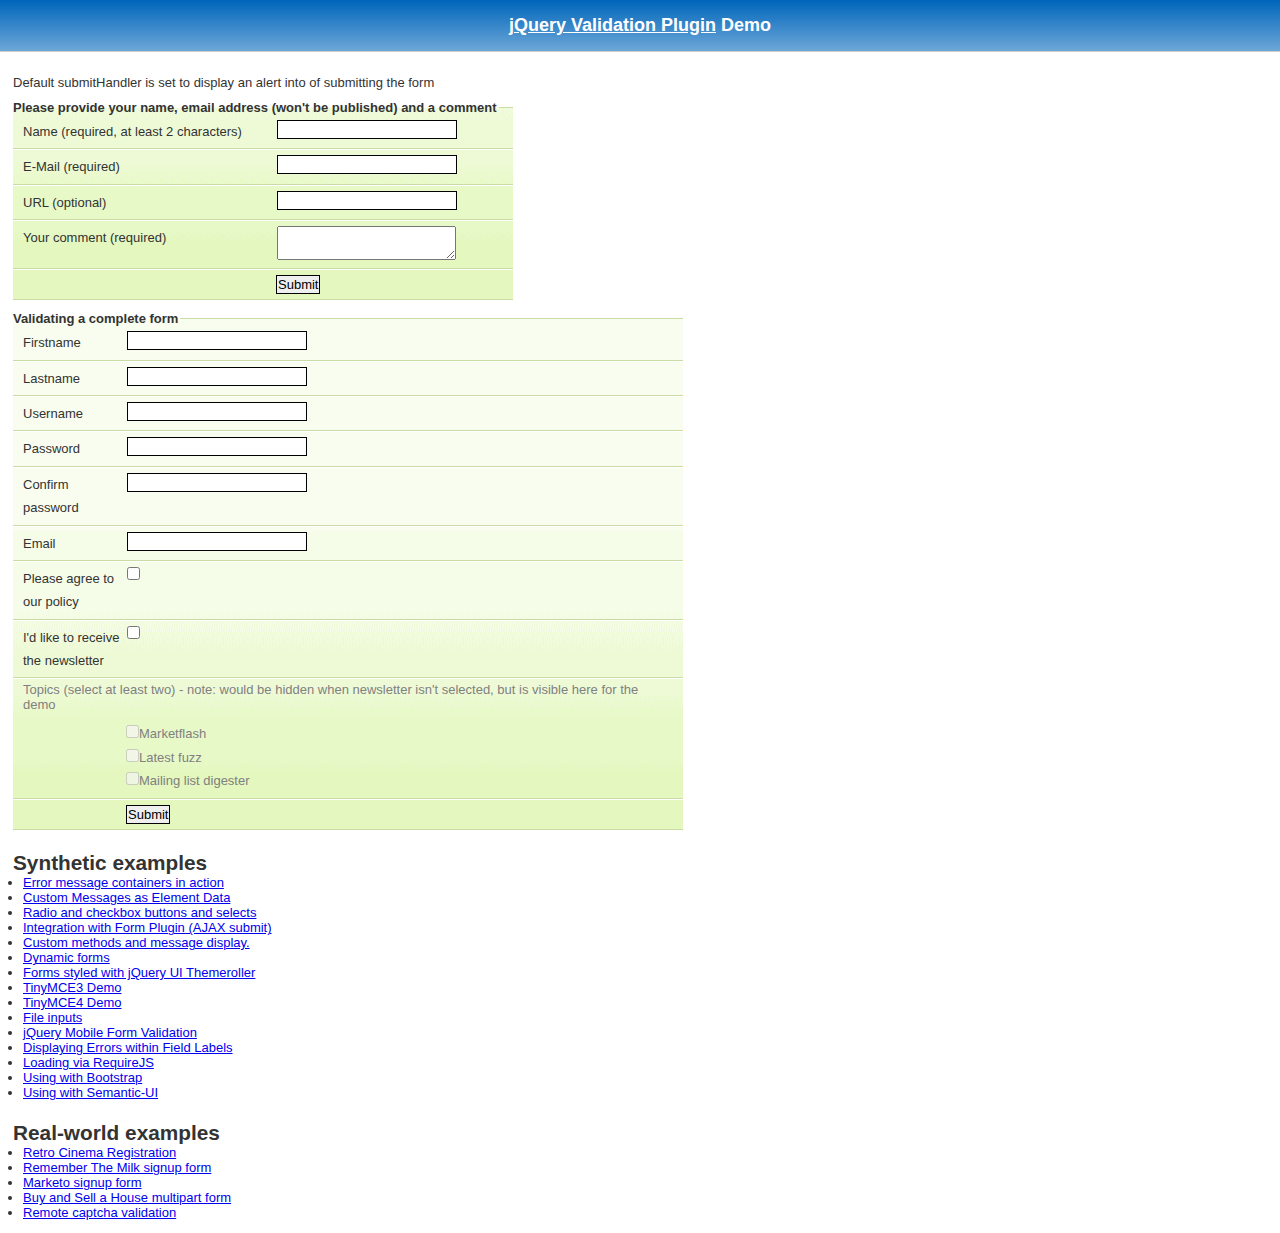
<file: jquery-validation-1.19.5/demo/index.html>
<!DOCTYPE html>
<html lang="en">
<head>
	<meta charset="utf-8">
	<title>jQuery validation plug-in - main demo</title>
	<link rel="stylesheet" href="css/screen.css">
	<script src="../lib/jquery.js"></script>
	<script src="../dist/jquery.validate.js"></script>
	<script>
	$.validator.setDefaults({
		submitHandler: function() {
			alert("submitted!");
		}
	});

	$().ready(function() {
		// validate the comment form when it is submitted
		$("#commentForm").validate();

		// validate signup form on keyup and submit
		$("#signupForm").validate({
			rules: {
				firstname: "required",
				lastname: "required",
				username: {
					required: true,
					minlength: 2
				},
				password: {
					required: true,
					minlength: 5
				},
				confirm_password: {
					required: true,
					minlength: 5,
					equalTo: "#password"
				},
				email: {
					required: true,
					email: true
				},
				topic: {
					required: "#newsletter:checked",
					minlength: 2
				},
				agree: "required"
			},
			messages: {
				firstname: "Please enter your firstname",
				lastname: "Please enter your lastname",
				username: {
					required: "Please enter a username",
					minlength: "Your username must consist of at least 2 characters"
				},
				password: {
					required: "Please provide a password",
					minlength: "Your password must be at least 5 characters long"
				},
				confirm_password: {
					required: "Please provide a password",
					minlength: "Your password must be at least 5 characters long",
					equalTo: "Please enter the same password as above"
				},
				email: "Please enter a valid email address",
				agree: "Please accept our policy",
				topic: "Please select at least 2 topics"
			}
		});

		// propose username by combining first- and lastname
		$("#username").focus(function() {
			var firstname = $("#firstname").val();
			var lastname = $("#lastname").val();
			if (firstname && lastname && !this.value) {
				this.value = firstname + "." + lastname;
			}
		});

		//code to hide topic selection, disable for demo
		var newsletter = $("#newsletter");
		// newsletter topics are optional, hide at first
		var inital = newsletter.is(":checked");
		var topics = $("#newsletter_topics")[inital ? "removeClass" : "addClass"]("gray");
		var topicInputs = topics.find("input").attr("disabled", !inital);
		// show when newsletter is checked
		newsletter.click(function() {
			topics[this.checked ? "removeClass" : "addClass"]("gray");
			topicInputs.attr("disabled", !this.checked);
		});
	});
	</script>
	<style>
	#commentForm {
		width: 500px;
	}
	#commentForm label {
		width: 250px;
	}
	#commentForm label.error, #commentForm input.submit {
		margin-left: 253px;
	}
	#signupForm {
		width: 670px;
	}
	#signupForm label.error {
		margin-left: 10px;
		width: auto;
		display: inline;
	}
	#newsletter_topics label.error {
		display: none;
		margin-left: 103px;
	}
	</style>
</head>
<body>
<h1 id="banner"><a href="https://jqueryvalidation.org/">jQuery Validation Plugin</a> Demo</h1>
<div id="main">
	<p>Default submitHandler is set to display an alert into of submitting the form</p>
	<form class="cmxform" id="commentForm" method="get" action="">
		<fieldset>
			<legend>Please provide your name, email address (won't be published) and a comment</legend>
			<p>
				<label for="cname">Name (required, at least 2 characters)</label>
				<input id="cname" name="name" minlength="2" type="text" required>
			</p>
			<p>
				<label for="cemail">E-Mail (required)</label>
				<input id="cemail" type="email" name="email" required>
			</p>
			<p>
				<label for="curl">URL (optional)</label>
				<input id="curl" type="url" name="url">
			</p>
			<p>
				<label for="ccomment">Your comment (required)</label>
				<textarea id="ccomment" name="comment" required></textarea>
			</p>
			<p>
				<input class="submit" type="submit" value="Submit">
			</p>
		</fieldset>
	</form>
	<form class="cmxform" id="signupForm" method="get" action="">
		<fieldset>
			<legend>Validating a complete form</legend>
			<p>
				<label for="firstname">Firstname</label>
				<input id="firstname" name="firstname" type="text">
			</p>
			<p>
				<label for="lastname">Lastname</label>
				<input id="lastname" name="lastname" type="text">
			</p>
			<p>
				<label for="username">Username</label>
				<input id="username" name="username" type="text">
			</p>
			<p>
				<label for="password">Password</label>
				<input id="password" name="password" type="password">
			</p>
			<p>
				<label for="confirm_password">Confirm password</label>
				<input id="confirm_password" name="confirm_password" type="password">
			</p>
			<p>
				<label for="email">Email</label>
				<input id="email" name="email" type="email">
			</p>
			<p>
				<label for="agree">Please agree to our policy</label>
				<input type="checkbox" class="checkbox" id="agree" name="agree">
			</p>
			<p>
				<label for="newsletter">I'd like to receive the newsletter</label>
				<input type="checkbox" class="checkbox" id="newsletter" name="newsletter">
			</p>
			<fieldset id="newsletter_topics">
				<legend>Topics (select at least two) - note: would be hidden when newsletter isn't selected, but is visible here for the demo</legend>
				<label for="topic_marketflash">
					<input type="checkbox" id="topic_marketflash" value="marketflash" name="topic">Marketflash
				</label>
				<label for="topic_fuzz">
					<input type="checkbox" id="topic_fuzz" value="fuzz" name="topic">Latest fuzz
				</label>
				<label for="topic_digester">
					<input type="checkbox" id="topic_digester" value="digester" name="topic">Mailing list digester
				</label>
				<label for="topic" class="error">Please select at least two topics you'd like to receive.</label>
			</fieldset>
			<p>
				<input class="submit" type="submit" value="Submit">
			</p>
		</fieldset>
	</form>
	<h3>Synthetic examples</h3>
	<ul>
		<li><a href="errorcontainer-demo.html">Error message containers in action</a>
		</li>
		<li><a href="custom-messages-data-demo.html">Custom Messages as Element Data</a>
		</li>
		<li><a href="radio-checkbox-select-demo.html">Radio and checkbox buttons and selects</a>
		</li>
		<li><a href="ajaxSubmit-integration-demo.html">Integration with Form Plugin (AJAX submit)</a>
		</li>
		<li><a href="custom-methods-demo.html">Custom methods and message display.</a>
		</li>
		<li><a href="dynamic-totals.html">Dynamic forms</a>
		</li>
		<li><a href="themerollered.html">Forms styled with jQuery UI Themeroller</a>
		</li>
		<li><a href="tinymce/">TinyMCE3 Demo</a>
		</li>
		<li><a href="tinymce4/">TinyMCE4 Demo</a>
		</li>
		<li><a href="file_input.html">File inputs</a>
		</li>
		<li><a href="jquerymobile.html">jQuery Mobile Form Validation</a>
		</li>
		<li><a href="errors-within-labels.html">Displaying Errors within Field Labels</a>
		</li>
		<li><a href="requirejs/index.html">Loading via RequireJS</a>
		</li>
		<li><a href="bootstrap/index.html">Using with Bootstrap</a>
		</li>
		<li><a href="semantic-ui/index.html">Using with Semantic-UI</a>
		</li>
	</ul>
	<h3>Real-world examples</h3>
	<ul>
		<li><a href="cinema/">Retro Cinema Registration</a></li>
		<li><a href="milk/">Remember The Milk signup form</a></li>
		<li><a href="marketo/">Marketo signup form</a></li>
		<li><a href="multipart/">Buy and Sell a House multipart form</a></li>
		<li><a href="captcha/">Remote captcha validation</a></li>
	</ul>
</div>
</body>
</html>
</file>
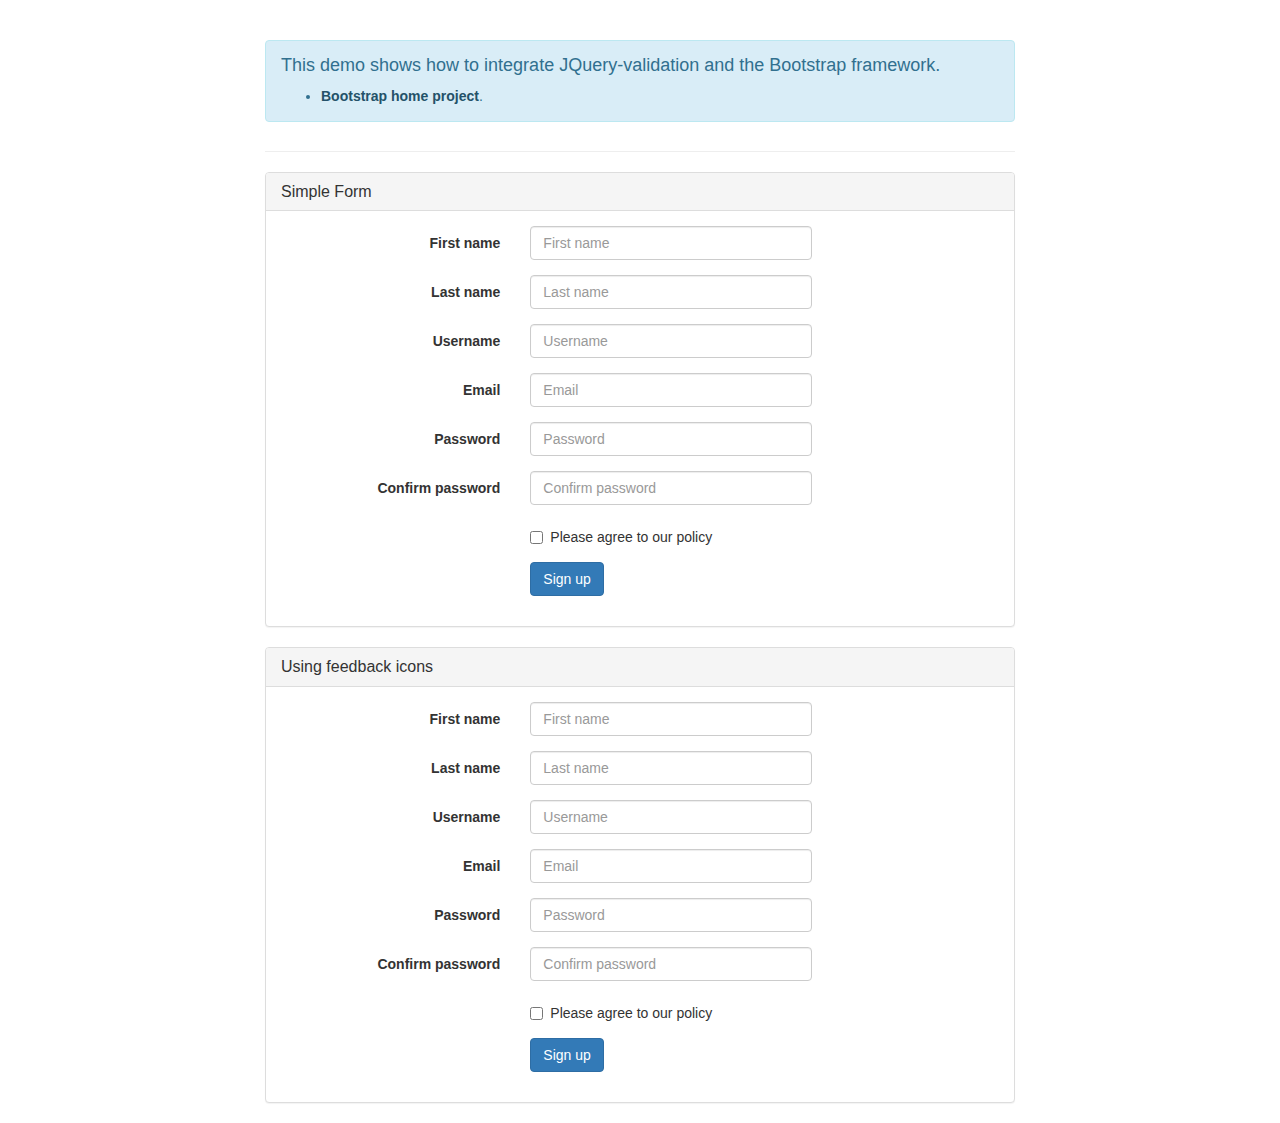
<file: jquery-validation-1.19.5/demo/bootstrap/index.html>
<!DOCTYPE html>
<html>
<head>
	<title>JQuery-validation demo | Bootstrap</title>

	<link rel="stylesheet" href="https://maxcdn.bootstrapcdn.com/bootstrap/3.3.5/css/bootstrap.min.css" />

	<script type="text/javascript" src="../../lib/jquery-1.11.1.js"></script>
	<script type="text/javascript" src="../../dist/jquery.validate.js"></script>
</head>
<body>
	<div class="container">
		<div class="row">
			<div class="col-sm-8 col-sm-offset-2">
				<div class="page-header">
					<div class="alert alert-info" role="alert">
						<h4>This demo shows how to integrate JQuery-validation and the Bootstrap framework.</h4>
						<ul>
							<li><a href="https://getbootstrap.com/" class="alert-link">Bootstrap home project</a>.</li>
						</ul>
					</div>
				</div>

				<div class="panel panel-default">
					<div class="panel-heading">
						<h3 class="panel-title">Simple Form</h3>
					</div>
					<div class="panel-body">
						<form id="signupForm" method="post" class="form-horizontal" action="">
							<div class="form-group">
								<label class="col-sm-4 control-label" for="firstname">First name</label>
								<div class="col-sm-5">
									<input type="text" class="form-control" id="firstname" name="firstname" placeholder="First name" />
								</div>
							</div>

							<div class="form-group">
								<label class="col-sm-4 control-label" for="lastname">Last name</label>
								<div class="col-sm-5">
									<input type="text" class="form-control" id="lastname" name="lastname" placeholder="Last name" />
								</div>
							</div>

							<div class="form-group">
								<label class="col-sm-4 control-label" for="username">Username</label>
								<div class="col-sm-5">
									<input type="text" class="form-control" id="username" name="username" placeholder="Username" />
								</div>
							</div>

							<div class="form-group">
								<label class="col-sm-4 control-label" for="email">Email</label>
								<div class="col-sm-5">
									<input type="text" class="form-control" id="email" name="email" placeholder="Email" />
								</div>
							</div>

							<div class="form-group">
								<label class="col-sm-4 control-label" for="password">Password</label>
								<div class="col-sm-5">
									<input type="password" class="form-control" id="password" name="password" placeholder="Password" />
								</div>
							</div>

							<div class="form-group">
								<label class="col-sm-4 control-label" for="confirm_password">Confirm password</label>
								<div class="col-sm-5">
									<input type="password" class="form-control" id="confirm_password" name="confirm_password" placeholder="Confirm password" />
								</div>
							</div>

							<div class="form-group">
								<div class="col-sm-5 col-sm-offset-4">
									<div class="checkbox">
										<label>
											<input type="checkbox" id="agree" name="agree" value="agree" />Please agree to our policy
										</label>
									</div>
								</div>
							</div>

							<div class="form-group">
								<div class="col-sm-9 col-sm-offset-4">
									<button type="submit" class="btn btn-primary" name="signup" value="Sign up">Sign up</button>
								</div>
							</div>
						</form>
					</div>
				</div>

				<div class="panel panel-default">
					<div class="panel-heading">
						<h3 class="panel-title">Using feedback icons</h3>
					</div>
					<div class="panel-body">
						<form id="signupForm1" method="post" class="form-horizontal" action="">
							<div class="form-group">
								<label class="col-sm-4 control-label" for="firstname1">First name</label>
								<div class="col-sm-5">
									<input type="text" class="form-control" id="firstname1" name="firstname1" placeholder="First name" />
								</div>
							</div>

							<div class="form-group">
								<label class="col-sm-4 control-label" for="lastname1">Last name</label>
								<div class="col-sm-5">
									<input type="text" class="form-control" id="lastname1" name="lastname1" placeholder="Last name" />
								</div>
							</div>

							<div class="form-group">
								<label class="col-sm-4 control-label" for="username1">Username</label>
								<div class="col-sm-5">
									<input type="text" class="form-control" id="username1" name="username1" placeholder="Username" />
								</div>
							</div>

							<div class="form-group">
								<label class="col-sm-4 control-label" for="email1">Email</label>
								<div class="col-sm-5">
									<input type="text" class="form-control" id="email1" name="email1" placeholder="Email" />
								</div>
							</div>

							<div class="form-group">
								<label class="col-sm-4 control-label" for="password1">Password</label>
								<div class="col-sm-5">
									<input type="password" class="form-control" id="password1" name="password1" placeholder="Password" />
								</div>
							</div>

							<div class="form-group">
								<label class="col-sm-4 control-label" for="confirm_password1">Confirm password</label>
								<div class="col-sm-5">
									<input type="password" class="form-control" id="confirm_password1" name="confirm_password1" placeholder="Confirm password" />
								</div>
							</div>

							<div class="form-group">
								<div class="col-sm-5 col-sm-offset-4">
									<div class="checkbox">
										<label>
											<input type="checkbox" id="agree1" name="agree1" value="agree" />Please agree to our policy
										</label>
									</div>
								</div>
							</div>

							<div class="form-group">
								<div class="col-sm-9 col-sm-offset-4">
									<button type="submit" class="btn btn-primary" name="signup1" value="Sign up">Sign up</button>
								</div>
							</div>
						</form>
					</div>
				</div>
			</div>
		</div>
	</div>
	<script type="text/javascript">
		$.validator.setDefaults( {
			submitHandler: function () {
				alert( "submitted!" );
			}
		} );

		$( document ).ready( function () {
			$( "#signupForm" ).validate( {
				rules: {
					firstname: "required",
					lastname: "required",
					username: {
						required: true,
						minlength: 2
					},
					password: {
						required: true,
						minlength: 5
					},
					confirm_password: {
						required: true,
						minlength: 5,
						equalTo: "#password"
					},
					email: {
						required: true,
						email: true
					},
					agree: "required"
				},
				messages: {
					firstname: "Please enter your firstname",
					lastname: "Please enter your lastname",
					username: {
						required: "Please enter a username",
						minlength: "Your username must consist of at least 2 characters"
					},
					password: {
						required: "Please provide a password",
						minlength: "Your password must be at least 5 characters long"
					},
					confirm_password: {
						required: "Please provide a password",
						minlength: "Your password must be at least 5 characters long",
						equalTo: "Please enter the same password as above"
					},
					email: "Please enter a valid email address",
					agree: "Please accept our policy"
				},
				errorElement: "em",
				errorPlacement: function ( error, element ) {
					// Add the `help-block` class to the error element
					error.addClass( "help-block" );

					if ( element.prop( "type" ) === "checkbox" ) {
						error.insertAfter( element.parent( "label" ) );
					} else {
						error.insertAfter( element );
					}
				},
				highlight: function ( element, errorClass, validClass ) {
					$( element ).parents( ".col-sm-5" ).addClass( "has-error" ).removeClass( "has-success" );
				},
				unhighlight: function (element, errorClass, validClass) {
					$( element ).parents( ".col-sm-5" ).addClass( "has-success" ).removeClass( "has-error" );
				}
			} );

			$( "#signupForm1" ).validate( {
				rules: {
					firstname1: "required",
					lastname1: "required",
					username1: {
						required: true,
						minlength: 2
					},
					password1: {
						required: true,
						minlength: 5
					},
					confirm_password1: {
						required: true,
						minlength: 5,
						equalTo: "#password1"
					},
					email1: {
						required: true,
						email: true
					},
					agree1: "required"
				},
				messages: {
					firstname1: "Please enter your firstname",
					lastname1: "Please enter your lastname",
					username1: {
						required: "Please enter a username",
						minlength: "Your username must consist of at least 2 characters"
					},
					password1: {
						required: "Please provide a password",
						minlength: "Your password must be at least 5 characters long"
					},
					confirm_password1: {
						required: "Please provide a password",
						minlength: "Your password must be at least 5 characters long",
						equalTo: "Please enter the same password as above"
					},
					email1: "Please enter a valid email address",
					agree1: "Please accept our policy"
				},
				errorElement: "em",
				errorPlacement: function ( error, element ) {
					// Add the `help-block` class to the error element
					error.addClass( "help-block" );

					// Add `has-feedback` class to the parent div.form-group
					// in order to add icons to inputs
					element.parents( ".col-sm-5" ).addClass( "has-feedback" );

					if ( element.prop( "type" ) === "checkbox" ) {
						error.insertAfter( element.parent( "label" ) );
					} else {
						error.insertAfter( element );
					}

					// Add the span element, if doesn't exists, and apply the icon classes to it.
					if ( !element.next( "span" )[ 0 ] ) {
						$( "<span class='glyphicon glyphicon-remove form-control-feedback'></span>" ).insertAfter( element );
					}
				},
				success: function ( label, element ) {
					// Add the span element, if doesn't exists, and apply the icon classes to it.
					if ( !$( element ).next( "span" )[ 0 ] ) {
						$( "<span class='glyphicon glyphicon-ok form-control-feedback'></span>" ).insertAfter( $( element ) );
					}
				},
				highlight: function ( element, errorClass, validClass ) {
					$( element ).parents( ".col-sm-5" ).addClass( "has-error" ).removeClass( "has-success" );
					$( element ).next( "span" ).addClass( "glyphicon-remove" ).removeClass( "glyphicon-ok" );
				},
				unhighlight: function ( element, errorClass, validClass ) {
					$( element ).parents( ".col-sm-5" ).addClass( "has-success" ).removeClass( "has-error" );
					$( element ).next( "span" ).addClass( "glyphicon-ok" ).removeClass( "glyphicon-remove" );
				}
			} );
		} );
	</script>
</body>
</html>
</file>
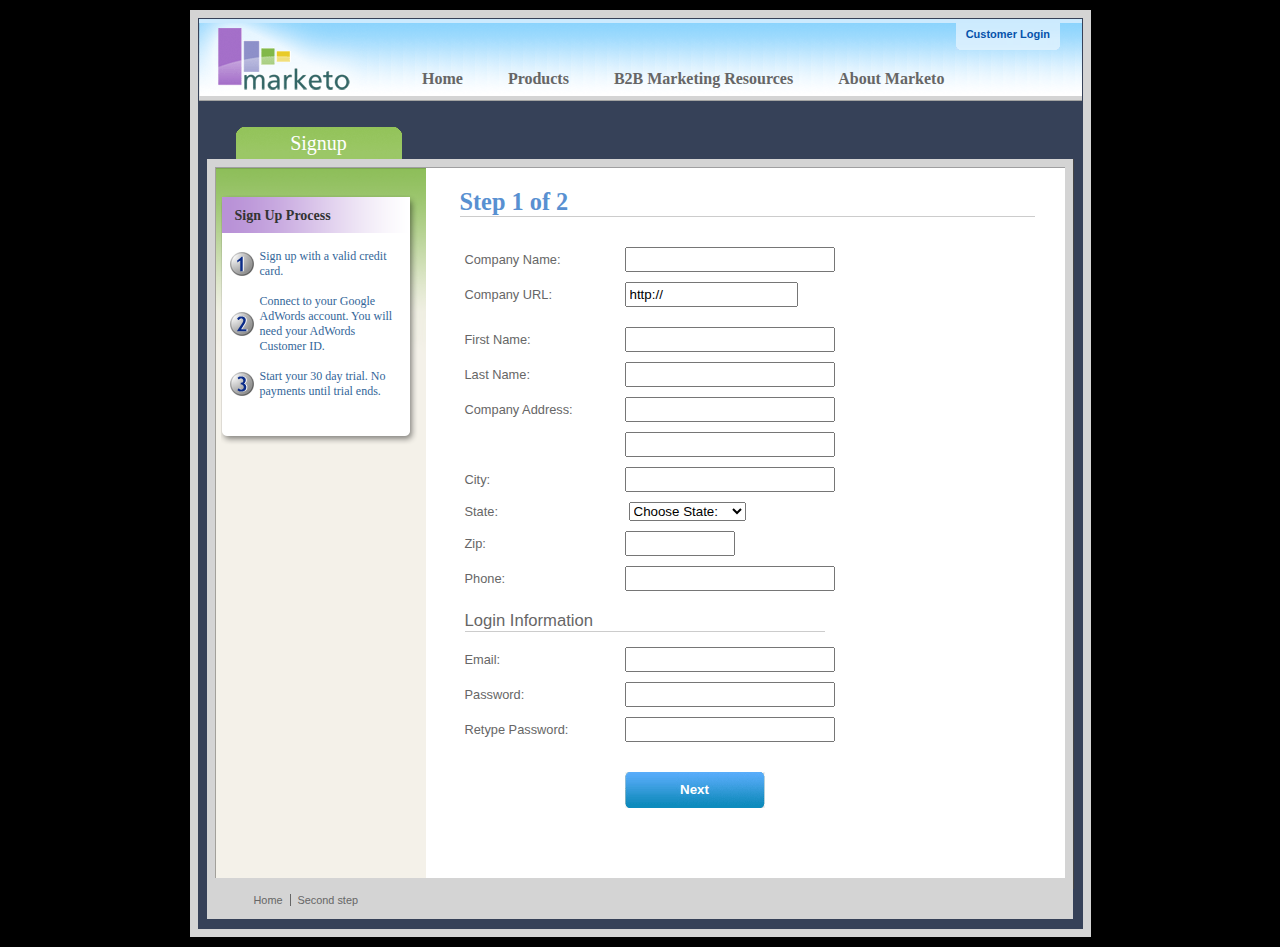
<file: jquery-validation-1.19.5/demo/marketo/index.html>
<!DOCTYPE html>
<html lang="en">
<head>
	<meta charset="utf-8">
	<title>Subscription Signup | Marketo</title>
	<script src="../../lib/jquery.js"></script>
	<script src="../../lib/jquery.mockjax.js"></script>
	<script src="../../dist/jquery.validate.js"></script>
	<script src="jquery.maskedinput.js"></script>
	<script src="mktSignup.js"></script>
	<link rel="stylesheet" href="stylesheet.css">
</head>
<body>
<!-- start page wrapper -->
<div id="letterbox">
	<!-- start header container -->
	<div id="header-background">
		<div class="nav-global-container">
			<div class="login">
				<a href="#">
					<span></span>Customer Login</a>
			</div>
			<div class="logo">
				<a href="#">
					<img src="images/logo_marketo.gif" width="168" height="73" alt="Marketo">
				</a>
			</div>
			<div class="nav-global">
				<ul>
					<li>
						<a href="#" class="nav-g01">
							<span></span>Home</a>
					</li>
					<li>
						<a href="#" class="nav-g02">
							<span></span>Products</a>
					</li>
					<li>
						<a href="#" class="nav-g04">
							<span></span>B2B Marketing Resources</a>
					</li>
					<li>
						<a href="#" class="nav-g05">
							<span></span>About Marketo</a>
					</li>
				</ul>
			</div>
		</div>
	</div>
	<!-- end header container -->
	<div class="line-grey-tier"></div>
	<!-- start page container 2 div-->
	<div id="page-container" class="resize">
		<div id="page-content-inner" class="resize">
			<!-- start col-main -->
			<div id="col-main" class="resize" style="">
				<!-- start main content -->
				<div class="main-content resize">
					<div class="action-container" style="display:none;"></div>
					<h1>Step 1 of 2</h1>
					<p>
					</p>
					<br clear="all">
					<div>
						<form id="profileForm" type="actionForm" action="step2.htm" method="get">
							<div class="error" style="display:none;">
								<img src="images/warning.gif" alt="Warning!" width="24" height="24" style="float:left; margin: -5px 10px 0px 0px;">
								<span></span>.
								<br clear="all">
							</div>
							<table cellpadding="0" cellspacing="0" border="0">
								<tr>
									<td class="label">
										<label for="co_name">Company Name:</label>
									</td>
									<td class="field">
										<input id="co_name" class="required" maxlength="40" name="co_name" size="20" type="text" tabindex="1" value="">
									</td>
								</tr>
								<tr>
									<td class="label">
										<label for="co_url">Company URL:</label>
									</td>
									<td class="field">
										<input id="co_url" class="required defaultInvalid url" maxlength="40" name="co_url" style="width:163px" type="text" tabindex="2" value="http://">
									</td>
								</tr>
								<tr>
									<td>
									<td>
								</tr>
								<tr>
									<td class="label">
										<label for="first_name">First Name:</label>
									</td>
									<td class="field">
										<input id="first_name" class="required" maxlength="40" name="first_name" size="20" type="text" tabindex="3" value="">
									</td>
								</tr>
								<tr>
									<td class="label">
										<label for="last_name">Last Name:</label>
									</td>
									<td class="field">
										<input id="last_name" class="required" maxlength="40" name="last_name" size="20" type="text" tabindex="4" value="">
									</td>
								</tr>
								<tr>
									<td class="label">
										<label for="address1">Company Address:</label>
									</td>
									<td class="field">
										<input maxlength="40" class="required" name="address1" size="20" type="text" tabindex="5" value="">
									</td>
								</tr>
								<tr>
									<td class="label"></td>
									<td class="field">
										<input maxlength="40" name="address2" size="20" type="text" tabindex="6" value="">
									</td>
								</tr>
								<tr>
									<td class="label">
										<label for="city">City:</label>
									</td>
									<td class="field">
										<input maxlength="40" class="required" name="city" size="20" type="text" tabindex="7" value="">
									</td>
								</tr>
								<tr>
									<td class="label">
										<label for="state">State:</label>
									</td>
									<td class="field">
										<select id="state" class="required" name="state" style="margin-left: 4px;" tabindex="8">
											<option value="">Choose State:</option>
											<option value="AL">Alabama</option>
											<option value="AK">Alaska</option>
											<option value="AZ">Arizona</option>
											<option value="AR">Arkansas</option>
											<option value="CA">California</option>
											<option value="CO">Colorado</option>
											<option value="CT">Connecticut</option>
											<option value="DE">Delaware</option>
											<option value="FL">Florida</option>
											<option value="GA">Georgia</option>
											<option value="HI">Hawaii</option>
											<option value="ID">Idaho</option>
											<option value="IL">Illinois</option>
											<option value="IN">Indiana</option>
											<option value="IA">Iowa</option>
											<option value="KS">Kansas</option>
											<option value="KY">Kentucky</option>
											<option value="LA">Louisiana</option>
											<option value="ME">Maine</option>
											<option value="MD">Maryland</option>
											<option value="MA">Massachusetts</option>
											<option value="MI">Michigan</option>
											<option value="MN">Minnesota</option>
											<option value="MS">Mississippi</option>
											<option value="MO">Missouri</option>
											<option value="MT">Montana</option>
											<option value="NE">Nebraska</option>
											<option value="NV">Nevada</option>
											<option value="NH">New Hampshire</option>
											<option value="NJ">New Jersey</option>
											<option value="NM">New Mexico</option>
											<option value="NY">New York</option>
											<option value="NC">North Carolina</option>
											<option value="ND">North Dakota</option>
											<option value="OH">Ohio</option>
											<option value="OK">Oklahoma</option>
											<option value="OR">Oregon</option>
											<option value="PA">Pennsylvania</option>
											<option value="RI">Rhode Island</option>
											<option value="SC">South Carolina</option>
											<option value="SD">South Dakota</option>
											<option value="TN">Tennessee</option>
											<option value="TX">Texas</option>
											<option value="UT">Utah</option>
											<option value="VT">Vermont</option>
											<option value="VA">Virginia</option>
											<option value="WA">Washington</option>
											<option value="WV">West Virginia</option>
											<option value="WI">Wisconsin</option>
											<option value="WY">Wyoming</option>
										</select>
									</td>
								</tr>
								<tr>
									<td class="label">
										<label for="zip">Zip:</label>
									</td>
									<td class="field">
										<input maxlength="10" name="zip" style="width: 100px" type="text" class="required zipcode" tabindex="9" value="">
									</td>
								</tr>
								<tr>
									<td class="label">
										<label for="phone">Phone:</label>
									</td>
									<td class="field">
										<input id="phone" maxlength="14" name="phone" type="text" class="required phone" tabindex="10" value="">
									</td>
								</tr>
								<tr>
									<td colspan="2">
										<h2 style="border-bottom: 1px solid #CCCCCC;">Login Information</h2>
									</td>
								</tr>
								<tr>
									<td class="label">
										<label for="email">Email:</label>
									</td>
									<td class="field">
										<input id="email" class="required email" remote="emails.action" maxlength="40" name="email" size="20" type="text" tabindex="11" value="">
									</td>
								</tr>
								<tr>
									<td class="label">
										<label for="password1">Password:</label>
									</td>
									<td class="field">
										<input id="password1" class="required password" maxlength="40" name="password1" size="20" type="password" tabindex="12" value="">
									</td>
								</tr>
								<tr>
									<td class="label">
										<label for="password2">Retype Password:</label>
									</td>
									<td class="field">
										<input id="password2" class="required" equalTo="#password1" maxlength="40" name="password2" size="20" type="password" tabindex="13" value="">
										<div class="formError"></div>
									</td>
								</tr>
								<tr>
									<td></td>
									<td>
										<div class="buttonSubmit">
											<span></span>
											<input class="formButton" type="submit" value="Next" style="width: 140px" tabindex="14">
										</div>
									</td>
								</tr>
							</table>
							<br>
							<br>
						</form>
						<br clear="all">
					</div>
				</div>
				<!-- end main content -->
				<br>
			</div>
			<!-- end col-main -->
			<!-- start left col -->
			<div id="col-left" class="nav-left-back empty resize" style="position: absolute; min-height: 450px;">
				<div class="col-left-header-tab" style="position: absolute;">Signup</div>
				<div class="nav-left"></div>
				<div class="left-nav-callout png" style="top: 15px; margin-bottom: 100px;">
					<img src="images/left-nav-callout-long.png" class="png" alt="">
					<h6>Sign Up Process</h6>
					<a style="background-image: url(images/step1-24.gif); font-weight: normal; text-decoration: none; cursor: default;">Sign up with a valid credit card.</a>
					<a style="background-image: url(images/step2-24.gif); font-weight: normal; text-decoration: none; cursor: default;">Connect to your Google AdWords account.  You will need your AdWords Customer ID.</a>
					<a style="background-image: url(images/step3-24.gif); font-weight: normal; text-decoration: none; cursor: default;">Start your 30 day trial.  No payments until trial ends.</a>
				</div>
				<div class="footerAddress">
					<b>Marketo Inc.</b>
					<br>1710 S. Amphlett Blvd.
					<br>San Mateo, CA 94402 USA
					<br>
				</div>
				<br clear="all">
			</div>
			<!-- end left col -->
		</div>
	</div>
	<!-- end page container 2 divs-->
	<div id="footer-container" align="center">
		<div class="footer">
			<ul>
				<li><a href="..">Home</a>
				</li>
				<li class="line-off"><a href="step2.htm">Second step</a>
				</li>
			</ul>
		</div>
	</div>
	<!-- end page wrapper -->
</div>
</body>
</html>
</file>
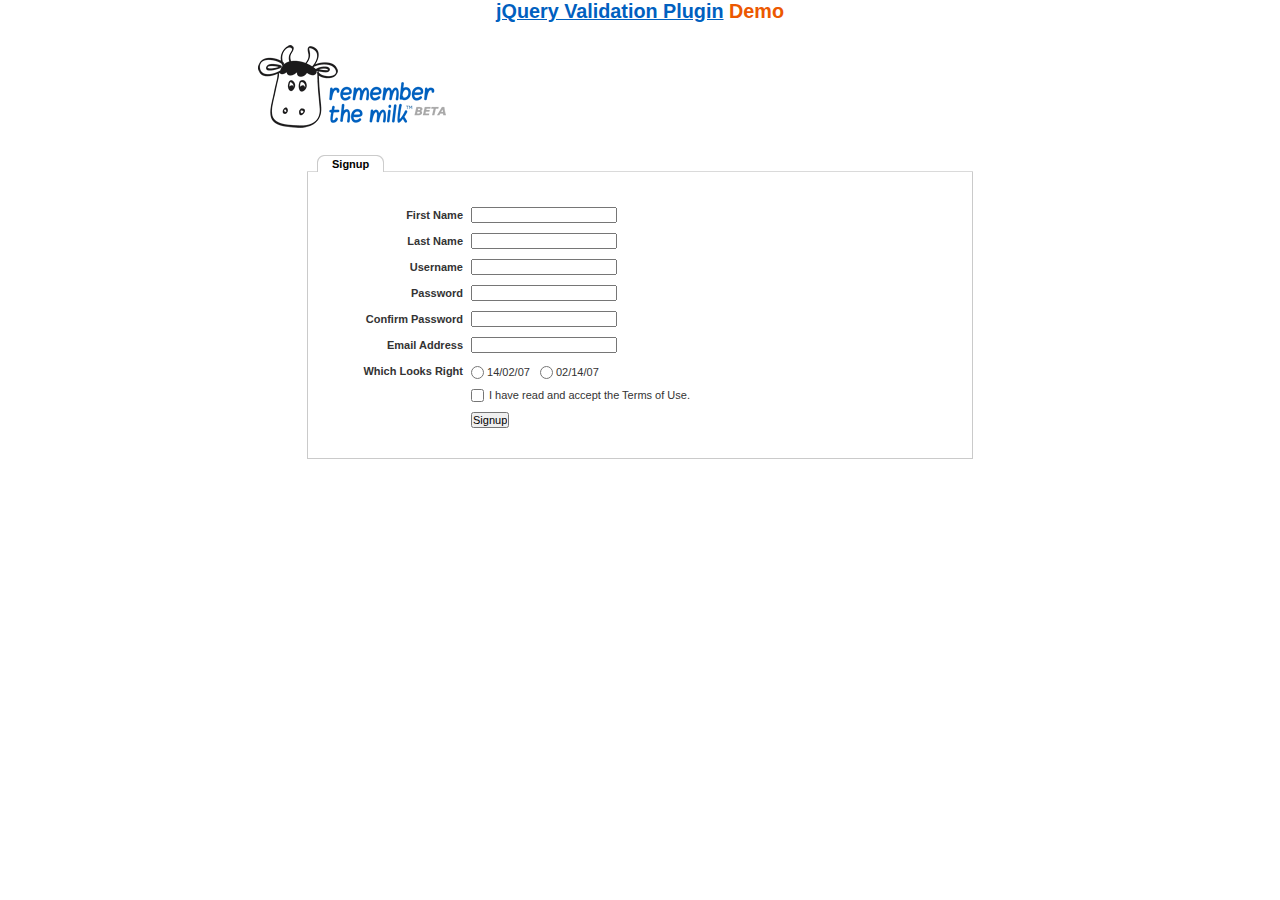
<file: jquery-validation-1.19.5/demo/milk/index.html>
<!DOCTYPE html>
<html lang="en">
<head>
	<meta charset="utf-8">
	<title>Remember The Milk signup form - jQuery Validate plugin demo - with friendly permission from the RTM team</title>
	<link rel="stylesheet" href="milk.css">
	<script src="../../lib/jquery.js"></script>
	<script src="../../lib/jquery.mockjax.js"></script>
	<script src="../../dist/jquery.validate.js"></script>
	<script>
	$(document).ready(function() {
		$.mockjax({
			url: "emails.action",
			response: function(settings) {
				var email = settings.data.email,
					emails = ["glen@marketo.com", "george@bush.gov", "me@god.com", "aboutface@cooper.com", "steam@valve.com", "bill@gates.com"];
				this.responseText = "true";
				if ($.inArray(email, emails) !== -1) {
					this.responseText = "false";
				}
			},
			responseTime: 500
		});

		$.mockjax({
			url: "users.action",
			response: function(settings) {
				var user = settings.data.username,
					users = ["asdf", "Peter", "Peter2", "George"];
				this.responseText = "true";
				if ($.inArray(user, users) !== -1) {
					this.responseText = "false";
				}
			},
			responseTime: 500
		});

		// validate signup form on keyup and submit
		var validator = $("#signupform").validate({
			rules: {
				firstname: "required",
				lastname: "required",
				username: {
					required: true,
					minlength: 2,
					remote: "users.action"
				},
				password: {
					required: true,
					minlength: 5
				},
				password_confirm: {
					required: true,
					minlength: 5,
					equalTo: "#password"
				},
				email: {
					required: true,
					email: true,
					remote: "emails.action"
				},
				dateformat: "required",
				terms: "required"
			},
			messages: {
				firstname: "Enter your firstname",
				lastname: "Enter your lastname",
				username: {
					required: "Enter a username",
					minlength: jQuery.validator.format("Enter at least {0} characters"),
					remote: jQuery.validator.format("{0} is already in use")
				},
				password: {
					required: "Provide a password",
					minlength: jQuery.validator.format("Enter at least {0} characters")
				},
				password_confirm: {
					required: "Repeat your password",
					minlength: jQuery.validator.format("Enter at least {0} characters"),
					equalTo: "Enter the same password as above"
				},
				email: {
					required: "Please enter a valid email address",
					minlength: "Please enter a valid email address",
					remote: jQuery.validator.format("{0} is already in use")
				},
				dateformat: "Choose your preferred dateformat",
				terms: " "
			},
			// the errorPlacement has to take the table layout into account
			errorPlacement: function(error, element) {
				if (element.is(":radio"))
					error.appendTo(element.parent().next().next());
				else if (element.is(":checkbox"))
					error.appendTo(element.next());
				else
					error.appendTo(element.parent().next());
			},
			// specifying a submitHandler prevents the default submit, good for the demo
			submitHandler: function() {
				alert("submitted!");
			},
			// set this class to error-labels to indicate valid fields
			success: function(label) {
				// set &nbsp; as text for IE
				label.html("&nbsp;").addClass("checked");
			},
			highlight: function(element, errorClass) {
				$(element).parent().next().find("." + errorClass).removeClass("checked");
			}
		});

		// propose username by combining first- and lastname
		$("#username").focus(function() {
			var firstname = $("#firstname").val();
			var lastname = $("#lastname").val();
			if (firstname && lastname && !this.value) {
				this.value = (firstname + "." + lastname).toLowerCase();
			}
		});
	});
	</script>
</head>
<body>
<h1 id="banner"><a href="https://jqueryvalidation.org/">jQuery Validation Plugin</a> Demo</h1>
<div id="main">
	<div id="content">
		<div id="header">
			<div id="headerlogo">
				<img src="milk.png" alt="Remember The Milk">
			</div>
		</div>
		<div style="clear: both;">
			<div></div>
		</div>
		<div class="content">
			<div id="signupbox">
				<div id="signuptab">
					<ul>
						<li id="signupcurrent"><a href=" ">Signup</a>
						</li>
					</ul>
				</div>
				<div id="signupwrap">
					<form id="signupform" autocomplete="off" method="get" action="">
						<table>
							<tr>
								<td class="label">
									<label id="lfirstname" for="firstname">First Name</label>
								</td>
								<td class="field">
									<input id="firstname" name="firstname" type="text" value="" maxlength="100">
								</td>
								<td class="status"></td>
							</tr>
							<tr>
								<td class="label">
									<label id="llastname" for="lastname">Last Name</label>
								</td>
								<td class="field">
									<input id="lastname" name="lastname" type="text" value="" maxlength="100">
								</td>
								<td class="status"></td>
							</tr>
							<tr>
								<td class="label">
									<label id="lusername" for="username">Username</label>
								</td>
								<td class="field">
									<input id="username" name="username" type="text" value="" maxlength="50">
								</td>
								<td class="status"></td>
							</tr>
							<tr>
								<td class="label">
									<label id="lpassword" for="password">Password</label>
								</td>
								<td class="field">
									<input id="password" name="password" type="password" maxlength="50" value="">
								</td>
								<td class="status"></td>
							</tr>
							<tr>
								<td class="label">
									<label id="lpassword_confirm" for="password_confirm">Confirm Password</label>
								</td>
								<td class="field">
									<input id="password_confirm" name="password_confirm" type="password" maxlength="50" value="">
								</td>
								<td class="status"></td>
							</tr>
							<tr>
								<td class="label">
									<label id="lemail" for="email">Email Address</label>
								</td>
								<td class="field">
									<input id="email" name="email" type="text" value="" maxlength="150">
								</td>
								<td class="status"></td>
							</tr>
							<tr>
								<td class="label">
									<label>Which Looks Right</label>
								</td>
								<td class="field" colspan="2" style="vertical-align: top; padding-top: 2px;">
									<table>
										<tbody>
											<tr>
												<td style="padding-right: 5px;">
													<input id="dateformat_eu" name="dateformat" type="radio" value="0">
													<label id="ldateformat_eu" for="dateformat_eu">14/02/07</label>
												</td>
												<td style="padding-left: 5px;">
													<input id="dateformat_am" name="dateformat" type="radio" value="1">
													<label id="ldateformat_am" for="dateformat_am">02/14/07</label>
												</td>
												<td>
												</td>
											</tr>
										</tbody>
									</table>
								</td>
							</tr>
							<tr>
								<td class="label">&nbsp;</td>
								<td class="field" colspan="2">
									<div id="termswrap">
										<input id="terms" type="checkbox" name="terms">
										<label id="lterms" for="terms">I have read and accept the Terms of Use.</label>
									</div>
									<!-- /termswrap -->
								</td>
							</tr>
							<tr>
								<td class="label">
									<label id="lsignupsubmit" for="signupsubmit">Signup</label>
								</td>
								<td class="field" colspan="2">
									<input id="signupsubmit" name="signup" type="submit" value="Signup">
								</td>
							</tr>
						</table>
					</form>
				</div>
			</div>
		</div>
	</div>
</div>
</body>
</html>
</file>
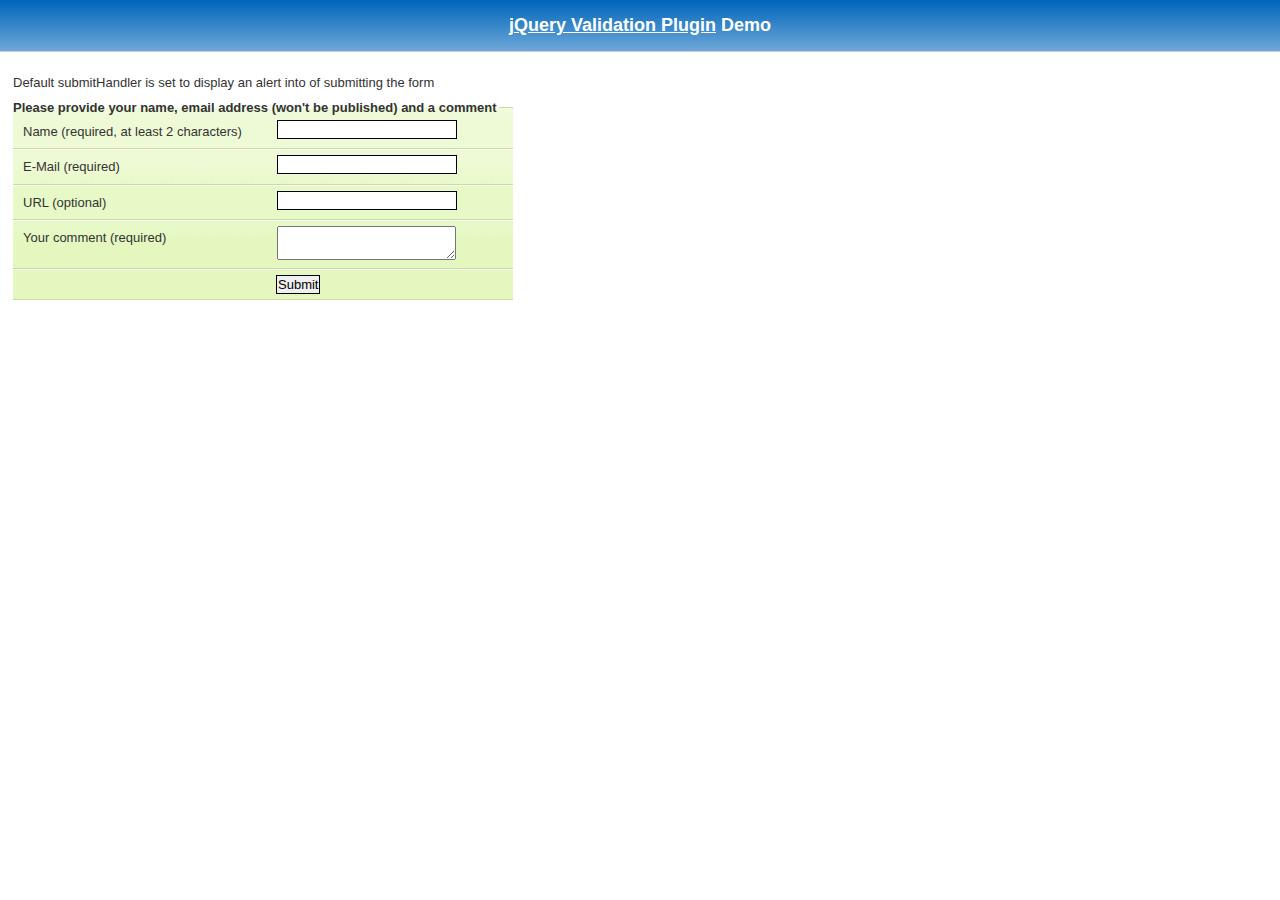
<file: jquery-validation-1.19.5/demo/requirejs/index.html>
<!DOCTYPE html>
<html lang="en">
	<head>
		<meta charset="utf-8">
		<title>jQuery validation plug-in - requirejs demo</title>

		<link rel="stylesheet" href="../css/screen.css">

		<style type="text/css">
			#commentForm { width: 500px; }
			#commentForm label { width: 250px; }
			#commentForm label.error, #commentForm input.submit { margin-left: 253px; }
		</style>
</head>
<body>

	<h1 id="banner"><a href="https://jqueryvalidation.org/">jQuery Validation Plugin</a> Demo</h1>
	<div id="main">

		<p>Default submitHandler is set to display an alert into of submitting the form</p>
		<form class="cmxform" id="commentForm" method="get" action="">
			<fieldset>
				<legend>Please provide your name, email address (won't be published) and a comment</legend>
				<p>
					<label for="cname">Name (required, at least 2 characters)</label>
					<input id="cname" name="name" minlength="2" type="text" required>
				</p>
				<p>
					<label for="cemail">E-Mail (required)</label>
					<input id="cemail" type="email" name="email" required>
				</p>
				<p>
					<label for="curl">URL (optional)</label>
					<input id="curl" type="url" name="url">
				</p>
				<p>
					<label for="ccomment">Your comment (required)</label>
					<textarea id="ccomment" name="comment" required></textarea>
				</p>
				<p>
					<input class="submit" type="submit" value="Submit">
				</p>
			</fieldset>
		</form>

		<script>
		var require = {
			paths: {
				"jquery": "../../lib/jquery-3.1.1"
			}
		};
		</script>
		<script src="../../lib/require.js" data-main="app.js"></script>
	</div>
</body>
</html>
</file>
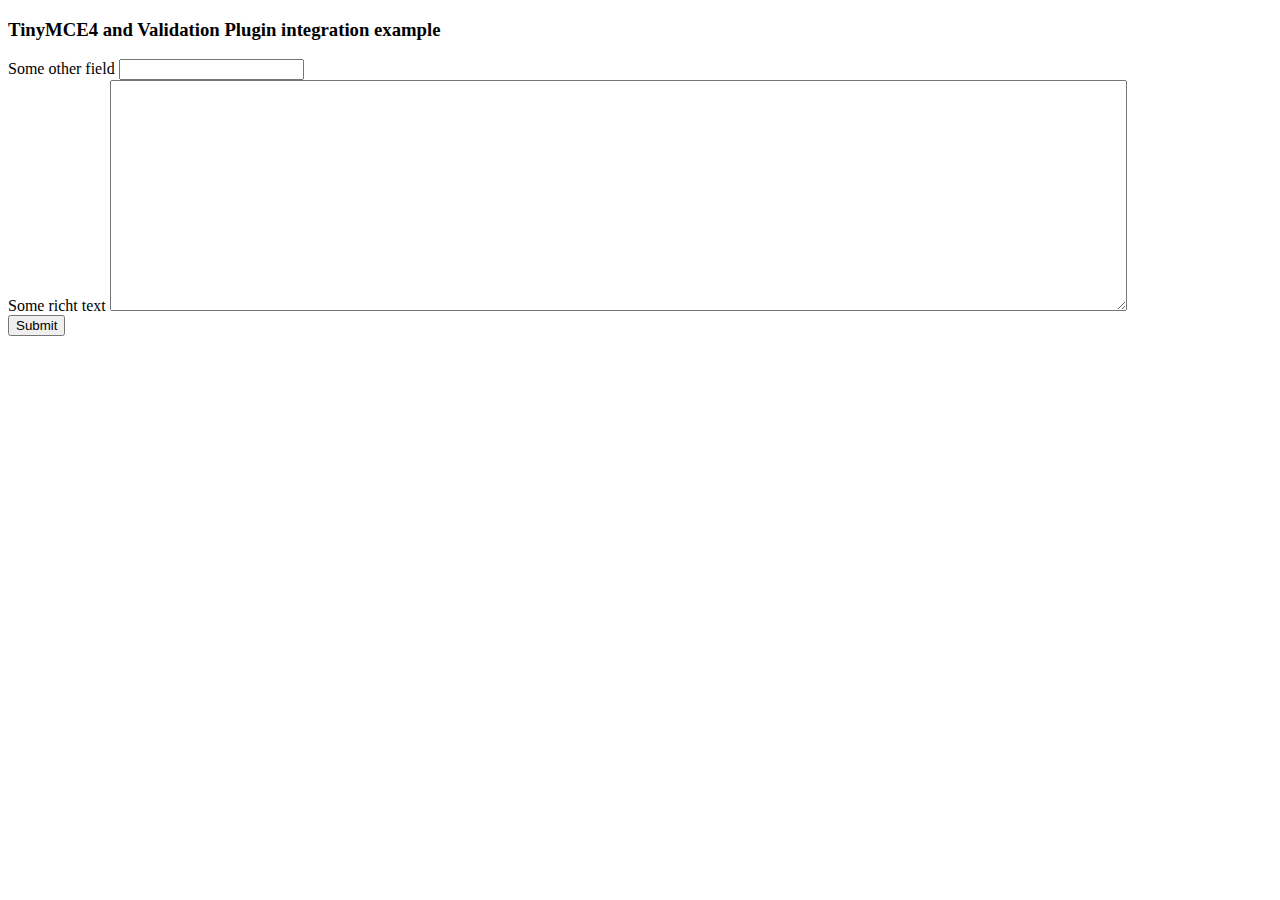
<file: jquery-validation-1.19.5/demo/tinymce4/index.html>
<!doctype html>
<html lang="en">
<head>
	<meta charset="utf-8">
	<title>jQuery Validation plugin: integration with TinyMCE</title>
	<script src="../../lib/jquery.js"></script>
	<script src="../../dist/jquery.validate.js"></script>
	<script src="//tinymce.cachefly.net/4.1/tinymce.min.js"></script>
	<script>
	tinymce.init({
		mode: "textareas",

		setup: function(editor) {
			editor.on('change', function(e) {
				tinymce.triggerSave();
				$("#" + editor.id).valid();
			});
		}

	});
	$(function() {
		var validator = $("#myform").submit(function() {
			// update underlying textarea before submit validation
			tinyMCE.triggerSave();
		}).validate({
			ignore: "",
			rules: {
				title: "required",
				content: "required"
			},
			errorPlacement: function(label, element) {
				// position error label after generated textarea
				if (element.is("textarea")) {
					label.insertAfter(element.next());
				} else {
					label.insertAfter(element)
				}
			}
		});
		validator.focusInvalid = function() {
			// put focus on tinymce on submit validation
			if (this.settings.focusInvalid) {
				try {
					var toFocus = $(this.findLastActive() || this.errorList.length && this.errorList[0].element || []);
					if (toFocus.is("textarea")) {
						tinyMCE.get(toFocus.attr("id")).focus();
					} else {
						toFocus.filter(":visible").focus();
					}
				} catch (e) {
					// ignore IE throwing errors when focusing hidden elements
				}
			}
		}
	})
	</script>
	<!-- /TinyMCE -->
</head>
<body>
<form id="myform" action="">
	<h3>TinyMCE4 and Validation Plugin integration example</h3>
	<label>Some other field</label>
	<input name="title">
	<br>
	<label>Some richt text</label>
	<textarea id="content" name="content" rows="15" cols="80" style="width: 80%"></textarea>
	<br>
	<input type="submit" name="save" value="Submit">
</form>
</body>
</html>
</file>
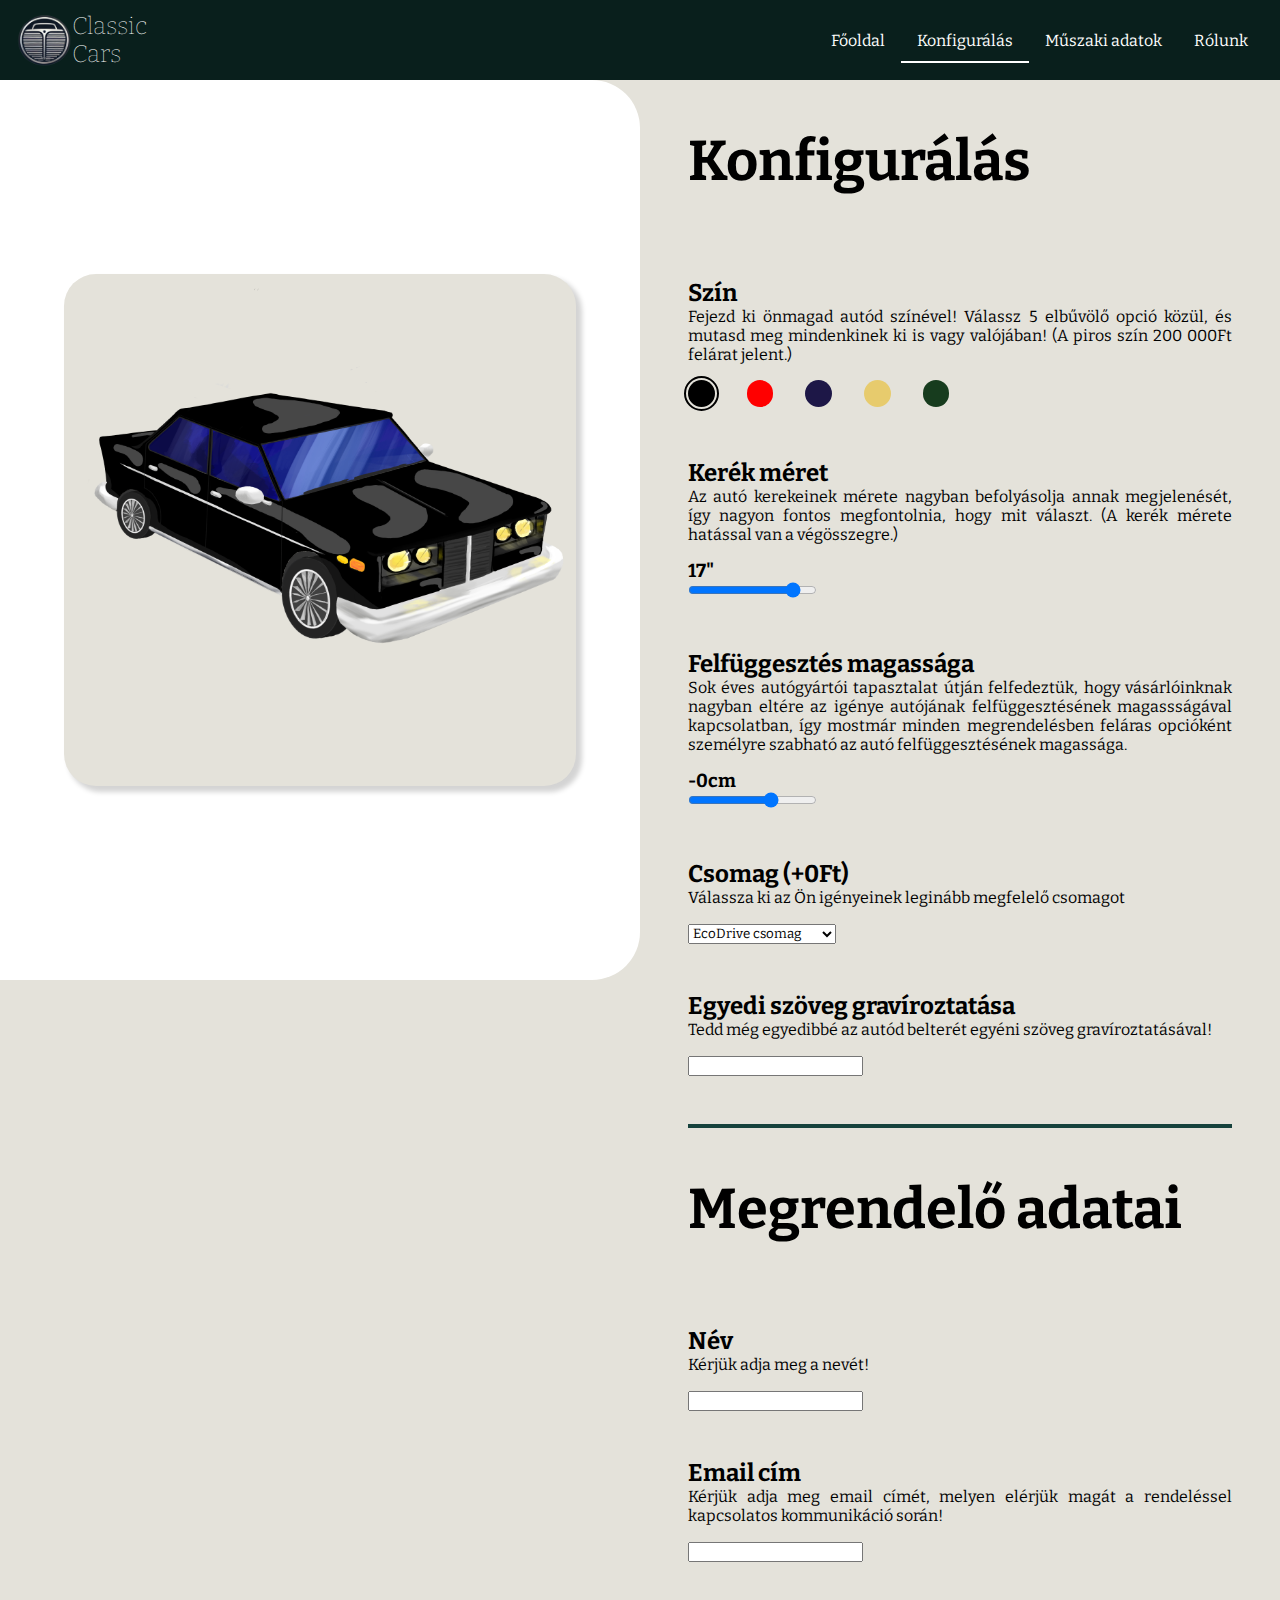
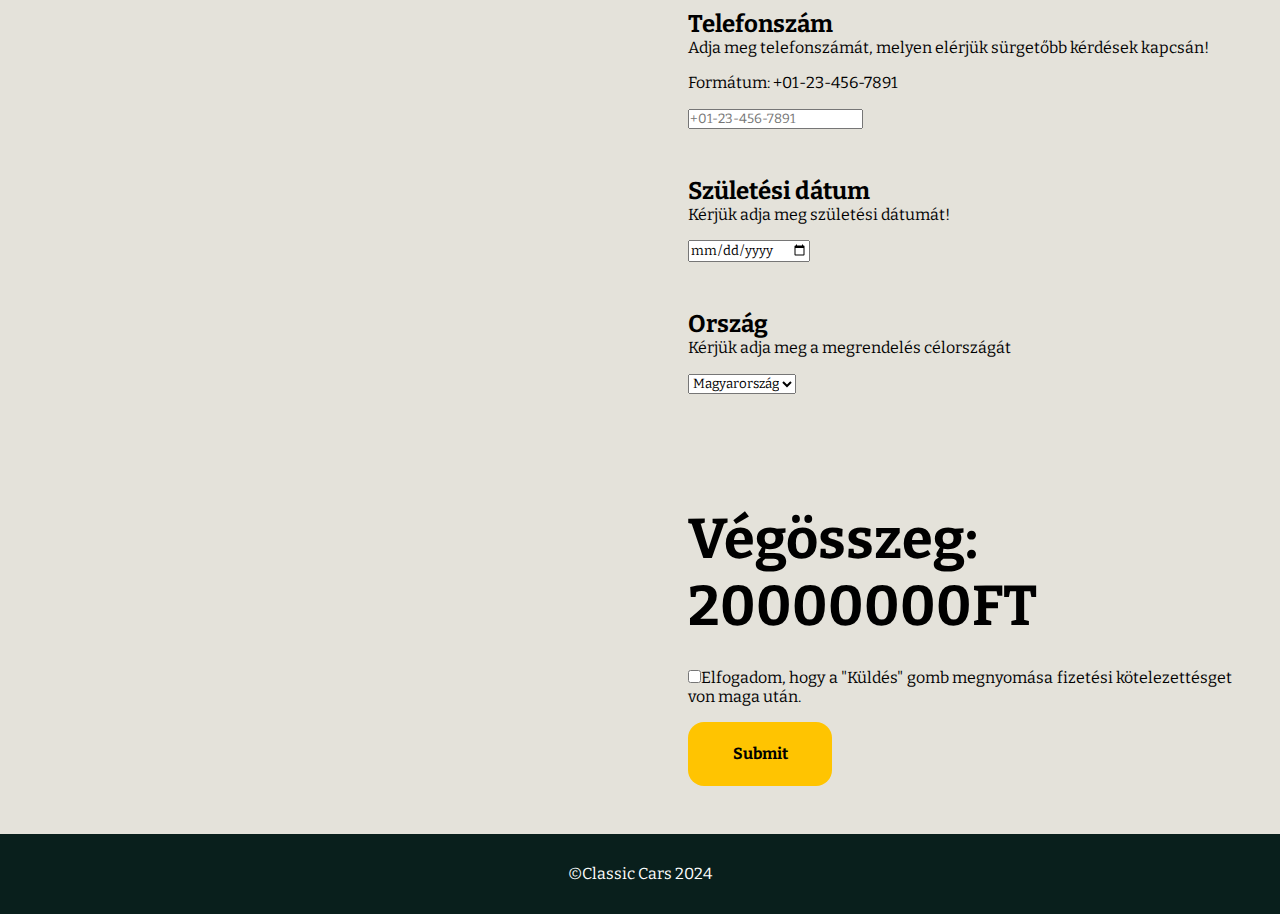
<file: configure.html>
<!DOCTYPE html>
<html lang="hu">
<head>
    <meta charset="UTF-8">
    <meta name="viewport" content="width=device-width, initial-scale=1.0">
    <meta name="author" content="Gyenes Péter">
    <meta name="copyright" content="Csak oktatási célokra.">
    <meta name="description" content="Ezen az oldalon történik az autó konfigurálása, és azt követő fiktív megrendelése.">
    <title>Konfigurálás</title>
    <link rel="icon" type="image/x-icon" href="src/favicon-32x32.png">
    <link rel="stylesheet" href="style.css">
    <script src="src/jquery-3.7.1.js"></script>
    <script src="jquery-validation-1.19.5/dist/jquery.validate.min.js"></script>
    <script>
        $(document).ready(function(){
        $("#rendeles").validate({
            rules: {               
                nev: "required",
                emailcim: {
                    required: true,
                    email: true
                },
                feltetelek: {
                    required: true,
                },
                egyedi: {
                    maxlength: 20,
                },
                telefonszam: {
                    required: true,
                },
                szuletes: {
                    required: true,
                    date: true,
                    max: '2007-01-01',
                }
            },
            messages: {
                nev: " Írd be a neved!",
                emailcim: " Kérlek valós email címet adj meg!",
                feltetelek: " Kérlek fogadd el a feltételeinket!<br>",
                egyedi: "<br>A karakterek száma nem haladhatja meg a 30-at.",
                telefonszam: "Kérlek add meg a telefonszámodat a fenti formátumban",
                szuletes: "Kérlek add meg a születési dátumodat!"
            },


        });
        });
    </script>
</head>
<body>
    <div class="off-screen-menu">
        <ul>
            <li><a href="index.html">Főoldal</a></li>
            <li><a href="#" id="active">Konfigurálás</a></li>
            <li><a href="technical.html">Műszaki adatok</a></li>
            <li><a href="rolunk.html">Rólunk</a></li>
        </ul>
    </div>
    <header>
        <a href="index.html" class="logo-title">
            <img  class="logo" src="src/logo.png" alt="Classic Cars logója"> 
            <h2 id="main-title">Classic<br>Cars</h2>   
        </a>
            <ul id = "headerNav">
                <li><a href="index.html">Főoldal</a></li>
                <li><a href="#" id="Hactive">Konfigurálás</a></li>
                <li><a href="technical.html">Műszaki adatok</a></li>
                <li><a href="rolunk.html">Rólunk</a></li>
            </ul>   
            <div class="hamburger">
                <span></span>
                <span></span>
                <span></span>
            </div>
    </header>
    <div class="conf-content">
        <div class="preview">
            <div class="draw-box">
                <img id="sarvedo" src="src/sarvedo.png" alt="az autó kereke mögötti fekete rész" title="">
                <img id="elso-kerek" src="src/elso.png" alt="Az autó első kereke" title="">
                <img id="hatso-kerek" src="src/hatso.png" alt="Az autó hátso kereke" title="">
                <img id="szin" src="src/szin.png" alt="Az autó festése" title="">
                <img id="reszletek" src="src/reszletek.png" alt="Az autó részletei" title="">
            </div>
        </div>
        <div class="customization">
            <form method="post" action="https://rf.uni-corvinus.hu/webfejlesztes/receive.php" id="rendeles" novalidate>
                <h1>Konfigurálás</h1>

                <h2 id="szincim">Szín</h2>
                <p>Fejezd ki önmagad autód színével! Válassz 5 elbűvölő opció közül, és mutasd meg mindenkinek ki is vagy valójában! (A piros szín 200 000Ft felárat jelent.)</p>
                <div class="szin-valaszt">
                    <label><input type = "radio" name="szin" value="fek" checked="checked" id="fekete-kor"></label>
                    <label><input type = "radio" name="szin" value="pir" id="piros-kor"></label>
                    <label><input type = "radio" name="szin" value="kek" id="kek-kor"></label>
                    <label><input type = "radio" name="szin" value="pezs" id="pezsgo-kor"></label>
                    <label><input type = "radio" name="szin" value="zold" id="zold-kor"></label>
                </div>

                <h2 id="kerekcim">Kerék méret</h2>
                <p>Az autó kerekeinek mérete nagyban befolyásolja annak megjelenését, így nagyon fontos megfontolnia, hogy mit választ. (A kerék mérete hatással van a végösszegre.)</p>
                <h3 id="kerek-meret-szoveg">17"</h3>
                <label><input type = "range" name="kerek-meret" min="70" max="105" value = "100"></label>
                
                <h2 id="felfugg-cim">Felfüggesztés magassága</h2>
                <p>Sok éves autógyártói tapasztalat útján felfedeztük, hogy vásárlóinknak nagyban eltére az igénye autójának felfüggesztésének magassságával kapcsolatban, így mostmár minden megrendelésben feláras opcióként személyre szabható az autó felfüggesztésének magassága.</p>
                <h3 id="felfugg-szoveg">-0cm</h3>
                <label><input type = "range" name="felfugg" min="-20" max="10" value = "0"></label>
                
                <label for="csomag"><b id="csomag-cim">Csomag (+0Ft)</b>
                    <span>Válassza ki az Ön igényeinek leginább megfelelő csomagot</span>    
                <select name ="csomag[]" id="csomag">
                    <option value="EcoDrive">EcoDrive csomag</option>
                    <option value="UrbanPlus">UrbanPlus csomag</option>
                    <option value="SportLine">SportLine csomag</option>
                    <option value="AllRoad">AllRoad csomag</option>
                    <option value="LuxDrive">LuxDrive csomag</option>
                    <option value="HyperTrack">HyperTrack csomag</option>
                </select></label>

                <label><b id="egyedi-cim">Egyedi szöveg gravíroztatása</b>
                <span>Tedd még egyedibbé az autód belterét egyéni szöveg gravíroztatásával! </span>
                <input type="text" name="egyedi"></label>
                <hr>

                <h1>Megrendelő adatai</h1>
                <label><b>Név</b>
                    <span>Kérjük adja meg a nevét!</span>
                    <input type="text" name = "nev"></label>

                <label><b>Email cím</b>
                <span>Kérjük adja meg email címét, melyen elérjük magát a rendeléssel kapcsolatos kommunikáció során!</span>
                <input type="email" name="emailcim"></label>

                <label><b>Telefonszám</b>
                    <span>Adja meg telefonszámát, melyen elérjük sürgetőbb kérdések kapcsán!</span>
                    <span>Formátum: +01-23-456-7891</span>
                    <input type="tel" name="telefonszam" id="phone"  placeholder="+01-23-456-7891" pattern="+[0-9]{2}-[0-9]{2}-[0-9]{3}-[0-9]{4}"></label>

                <label><b>Születési dátum</b>
                    <span>Kérjük adja meg születési dátumát!</span>
                    <input type="date" name="szuletes"></label>

                <label for="orszag"><b>Ország</b>
                    <span>Kérjük adja meg a megrendelés célországát</span>    
                <select name ="orszag" id="orszag">
                    <option value="Magyarország">Magyarország</option>
                    <option value="Németország">Németország</option>
                    <option value="Olaszország">Olaszország</option>
                </select>

                </label>
                <h1 id="vegossz">Végösszeg: 20000000FT</h1>
                <label><input type="checkbox" name="feltetelek">Elfogadom, hogy a "Küldés" gomb megnyomása fizetési kötelezettésget von maga után.</label><br>
                <input type="submit" name ="subm" id="submit-button">
                
            </form>
        </div>
    </div>
        <footer>
            ©Classic Cars 2024
        </footer>
    <script src="script.js"></script>
</body>
</html>
</file>
<file: jquery-validation-1.19.5/demo/marketo/stylesheet.css>
:-moz-any-link :focus {
	outline: none;
}

:focus {
	-moz-outline-style: none;
	outline: none;
}

body {
	font-size: 80%;
	margin: 0;
	padding: 0;
	font-family: tahoma, geneva, sans-serif;
	background-color: #000000;
}

a {
	color: #0653AB;
	outline: 0px;
	text-decoration: none;
}

a:hover {
	outline: 0px;
	text-decoration: underline;
}

img {
	border: 0px;
}

/* s1.0 - Page Containers */
#letterbox {
	margin: 10px auto;
	width: 883px;
	background-color: #364158;
	border: 8px solid #D4D4D4;
	padding: 1px 1px 10px 1px;
}

#header-background {
	background: url(images/back_nav_blue.gif) repeat-x;
	margin: 0px auto;
	padding: 0px;
	height: 73px;
	width: 883px;
	border-top: 4px solid #CCEAFE;
	border-bottom: 4px solid #D4D4D4;
}

#page-container {
	width: 866px;
	margin: 0px auto;
	margin-top: 33px; /* pad from top menu to actions buts*/
	margin-bottom: -11px;
	padding-top: 8px;
	padding-bottom: 8px;
	background-color: #D4D4D4; /* light grey*/
	border-right: 1px solid #464646;
}

#page-content-inner {
	width: 849px;
	margin: 0px auto;
	border-top: 1px solid #9F9FA0;
	border-left: 1px solid #A2A09A;
	background-color: #F4F1E9;
	position: relative;
}

#page-content-inner #col-left {
	width: 210px;
	float: left;
	background-color: #F4F1E9;
}

#page-content-inner #col-main {
	width: 639px;
	background-color: #ffffff;
	position: absolute;
	right: 0px;
	top: 0px;
}

#footer-container {
	width: 866px;
	position: relative;
	left: 8px;
	padding: 2px 0px 10px 0px;
	background-color: #D4D4D4; /* light grey*/
}

/* s2.0 - Global navigation bar */
.nav-global-container {
	width: 880px;
	margin: 0px auto;
	position: relative;
}

* html .nav-global-container { /* ie6 fix*/
	margin-bottom: -6px;
}

.login {
	position: absolute;
	right: 20px;
	text-align: center;
}

.login a,.login a span {
	display: block;
	height: 18px;
	font-size: 11px;
	background: url(images/login-sprite.gif) right -5px no-repeat;
	text-decoration: none;
	font-weight: bold;
	padding: 5px 10px 5px 10px;
	position: relative;
}

.login a:hover {
	color: #000000;
	text-decoration: underline;
}

div.login a span {
	background-position: left -105px;
	width: 4px;
	position: absolute;
	top: 0px;
	left: 0px;
	padding: 5px 0px 5px 0px;;
}

div.login a:hover span {

}

.logo {
	float: left;
	margin: 0px 0px -5px 0px; /* neg marging for ie6 */
}

.logo img {
	border: 0px;
	margin-left: -1px;
}

.nav-global {
	float: left;
	width: 645px;
	margin: 40px 0px 0px 40px;
	background-color: transparent;
}

.nav-global ul {
	margin: 0px;
	padding: 0px;
	list-style: none;
}

.nav-global li {
	float: left;
	white-space: nowrap;
}

div.nav-global li a,div.nav-global li a span {
	background-image: url(images/tab-sprite.gif);
	background-position: right 100px;
	background-repeat: no-repeat;
	height: 32px;
	color: #666666;
	text-decoration: none;
	font: bold 16px 'trebuchet ms';
	margin-right: 15px;
	display: block;
	position: relative;
	padding: 7px 15px 0px 15px;
}

div.nav-global li a:hover {
	background-position: right 0px;
	color: #333333;
}

div.nav-global li a:hover span {
	background-position: left -100px;
	display: block !important;
}

div.nav-global li a span {
	background-position: left 150px;
	width: 4px;
	position: absolute;
	left: 0px;
	top: 0px;
	padding: 7px 0px 0px 0px;
}

body.safari div.nav-global li a span {
	display: none;
}

div.nav-global li a.on,div.nav-global li a.on:hover {
	background-position: right -55px;
	color: #FFFFFF;
}

div.nav-global li a.on span,div.nav-global li a.on:hover span {
	background-position: left -155px;
	display: block !important;
}

div.action-container {
	position: relative;
	top: -45px;
	cursor: pointer;
}

div.action-icon-container {
	position: absolute;
	top: -17px;
	left: -17px;
	z-index: 10;
	width: 100px;
	height: 100px;
	overflow: hidden;
}

div.action-icon {
	border: 0px;
	position: absolute;
	top: -0px;
	left: 0px;
}

div.action-button-container {
	height: 106px;
	width: 180px;
	overflow: hidden;
	position: absolute;
	top: 0px;
	left: 0px;
	z-index: 5;
}

img.action-icon {
	border: 0px;
	position: absolute;
	top: 0px;
	left: 0px;
	z-index: 0
}

div.action-text {
	z-index: 20;
	color: #FFFFFF;
	position: absolute;
	left: 40px;
	top: 12px;
	font: 14px tahoma, geneva;
	padding-top: 30px;
}

div.bigbuttons {
	top: -20px;
}

div.action-header {
	z-index: 21;
	position: absolute;
	left: 40px;
	top: 10px;
}

div.action-header b {
	font: bold 17px tahoma, geneva;
	display: block;
	margin-bottom: 10px;
	color: #0b2c89;
	position: absolute;
	top: 0px;
	left: 0px;
	width: 130px;
}

div.action-header b.shadow {
	top: 1px;
	left: 1px;
	color: #d5d5d5;
}

img.action-button {
	position: relative;
}

div.hover img.action-button {
	top: -131px;
}

div.on img.action-button {
	top: -261px;
}

/* s3.0 - top of content Action Buttons */
.action-buttons {
	width: 100%; /* ie6 requires */
}

.action-buttons ul {
	position: relative;
	padding: 0px;
}

.action-buttons li {
	position: relative; /* ie6 fix */
	float: left;
	list-style: none;
	text-align: center;
	line-height: 16px;
	margin: -61px 0px 0px 0px;
}

.action-home li {
	margin: -49px 0px 0px 0px;
}

.action-buttons  a {
	display: block;
	height: 110px;
	width: 175px;
	padding: 14px 0px 0px 25px;
	text-decoration: none;
	font-size: 12px;
	font-weight: bold;
	color: #ffffff;
}

.action-buttons li span {
	color: #053880;
	line-height: 47px;
	font-size: 17px;
}

div.action-bottom {
	margin: 15px 0px 10px 0px;
	float: left;
}

div.action-bottom a {
	height: 61px;
	width: 178px;
	border: 0px;
	background: url(images/action-bottom.gif) no-repeat 0px 0px;
	color: #0b2c89;
	float: left;
	position: relative;
	font: bold 17px tahoma, geneva;
	text-decoration: none;
	margin-right: 10px;
}

div.action-bottom a span {
	position: absolute;
	top: 15px;
	left: 40px;
}

div.action-bottom a span.shadow {
	top: 16px;
	left: 41px;
	color: #d4d4d4;
}

.line-grey {
	background: url(images/line-grey.gif) 0 0 repeat-x;
	height: 2px;
	margin: 8px 25px 20px 0;
}

/* s4.0 - Home Hero Area */
.hero-background {
	position: relative;
	width: 880px;
	background: url(images/back_home-hero.jpg) 10px 0px no-repeat;
	height: 211px;
	margin: -20px 0px 45px 0px;
}

.hero-text {
	float: right;
	width: 626px;
	margin-top: 26px;
}

.hero-text a { /* Sign Up Now Button */
	padding: 5px 32px 0px 0px;
	float: right;
}

.hero-text h1 {
	font-size: 2.3em;
	line-height: 1.2em;
	color: #333333;
	font-family: Trebuchet MS;
	margin: 12px 0px 10px 10px;
}

.hero-text h2 {
	margin: 0px;
	font-weight: normal;
	font-size: 1.35em;
	margin: 5px 0px 13px 10px
}

/* s4.1 - Home Left Header tab */
.col-left-header-tab {
	position: relative; /* ie6 fix */
	background: url(images/tab_green.gif) 0 0 no-repeat;
	height: 30px;
	width: 166px;
	text-align: center;
	color: #ffffff;
	font: 20px 'trebuchet ms';
	padding-top: 2px;
	margin-top: -41px;
	margin-left: 20px;
	line-height: 29px;
	margin-bottom: 8px;
	display: block;
}

.col-left-header-tab a {
	color: #FFFFFF;
}

.callout-green {
	background: url(images/back_green-fade.gif) 0 0 repeat-x;
	font-size: 1.2em;
	padding: 10px 15px 20px 13px;
	color: #303B52;
	line-height: 1.4em;
}

/* s4.2 - Home Left Quote */
.callout-tan {
	color: #666666;
}

.callout-tan h1 {
	background: #F4F1E9 url(images/back_tan-fade.gif) 0 0 repeat-y;
	font-size: 1.1em;
	text-align: center;
	margin: 0px;
	padding: 11px 5px 11px 2px;
	color: #333333;
}

.callout-tan p {
	margin: 0px;
	margin-top: 5px;
	line-height: 1.4em;
	padding: 5px 10px 7px 13px;
}

.callout-tan p img {
	float: left;
	margin: 5px 10px 5px 0px;
}

.callout-tan div {
	text-align: left;
	padding: 5px 10px 7px 0px;
	font-weight: bold;
}

/* s4.3 - purple home boxes */
.box-purple {
	background: #C6C8E3 url(images/back_home-icons.png) 0px 0px repeat-x;
	border-left: 1px solid #ffffff;
	color: #333333;
	width: 581px;
	padding: 10px 15px 20px 15px;
}

div.box-purple a {

}

.box-purple h1 {
	font-size: 1.5em;
	margin: 10px 0px -15px 0px;
}

.box-purple li {
	margin: 0px 0px 0px -23px;
	line-height: 1.6em;
	font-size: 1em;
}

.box-purple  div {
	padding: 0px 0px 0px 110px;
}

.icon-text01 {
	background-image: url(images/icon_search-engine-market.png);
	background-repeat: no-repeat;
}

* html .icon-text01 {
	width: 460px; /* must have a width or heigh tag for ie6*/
	background-image: none;
	filter: progid : DXImageTransform . Microsoft .
		AlphaImageLoader(src = "images/icon_search-engine-market.png",
		sizingMethod = "crop");
}

.icon-text02 {
	background: url(images/icon_landing-pages.png) 0 0 no-repeat;
}

* html .icon-text02 {
	width: 460px; /* must have a width or heigh tag for ie6*/
	background-image: none;
	filter: progid : DXImageTransform . Microsoft .
		AlphaImageLoader(src = "images/icon_landing-pages.png", sizingMethod =
		"crop");
}

.icon-text03 {
	background: url(images/icon_salesforce.png) 0 0 no-repeat;
}

* html .icon-text03 {
	width: 460px; /* must have a width or heigh tag for ie6*/
	background-image: none;
	filter: progid : DXImageTransform . Microsoft .
		AlphaImageLoader(src = "images/icon_salesforce.png", sizingMethod =
		"crop");
}

/* s4.4 - news home boxes */
.callout-news {
	color: #555555;
	float: left;
	width: 49%;
	margin: 10px 1px 0px 0px;
	padding-bottom: 20px;
	text-align: left;
}

.line-news-r {
	border-right: 1px solid #D4D4D4;
}

.callout-news h1 {
	background-color: #EEEEEE;
	font-size: 1.2em;
	margin: 0px;
	padding: 11px 5px 11px 15px;
	color: #333333;
}

.callout-news p {
	margin: 10px 0px 0px 10px;
	padding: 0px 10px 7px 20px;
	background: url(images/news.gif) no-repeat left 1px;
}

.callout-news p a {

}

.callout-news ul {
	list-style-type: none;
	padding: 0;
	margin: 10px 0 0 10px;
}

.callout-news li {
	background: url(images/icon_news.gif) no-repeat left 2px;
	padding: 0px 5px 5px 20px;
}

.callout-news li a {
	display: block;
	margin-bottom: 5px;
}

.callout-news div {
	text-align: right;
}

#scrollup {
	position: relative;
	overflow: hidden;
	height: 440px;
	width: 200px
}

.headline {
	position: absolute;
	top: 600px;
	left: 5px;
	height: 585px;
	width: 190px;
	font: normal 12px tahoma, geneva !important;
}

div.more {
	margin: 5px 0px 0px 0px;
	padding: 0px 10px 0px 0px;
	letter-spacing: inherit;
}

div.more a {
	background: transparent url(images/arrow_r-blue.gif) no-repeat right 2px
		;
	font-weight: bold;
	padding: 0px 20px 0px 0px;
	font-weight: bold;
	text-decoration: none;
}

div.more a:hover {
	text-decoration: underline;
}

/* sX.0 - Left Nav */
.nav-left-back {
	background: url(images/back_nav_side.gif) 0 0 repeat-x;
}

div.empty {
	background: #F1F0E5 url(images/back_green-fade.gif) 0 0 repeat-x;
}

div.empty div.callout-green {

}

.nav-left {
	padding-top: 12px;
	/*background: url(images/logo_marketo_square.gif) 0 0 no-repeat;*/
	width: 210px;
}

.nav-left ul {
	margin: 0px;
	padding: 0px;
	list-style: none;
}

.nav-left li a {
	display: block;
	height: 24px;
	text-decoration: none;
	font-size: 12px;
	font-weight: bold;
	color: #ffffff;
	border-top: 1px solid #B3D38D;
	border-bottom: 1px solid #7CA84E;
	border-left: 1px solid #97B973;
	padding: 6px 0px 0px 20px;
}

.nav-left a:hover,.nav-left a.active:hover,#nav-left-sub a:hover {
	color: #4C6F28;
	background-color: #F4F1E9;
}

.nav-left a.open {
	background-image: url(images/arrow_d-green.gif);
	background-repeat: no-repeat;
	background-position: 6px 11px;
}

.nav-left-header-tab {
	position: relative; /* ie6 fix */
	background: url(images/tab_green.gif) 0 0 no-repeat;
	height: 32px;
	width: 166px;
	text-align: center;
	color: #ffffff;
	margin: -41px 0px 0px 22px;
	line-height: 22px;
	margin-bottom: 8px;
	display: block;
}

div.empty div.nav-left-header-tab {
	background: url(images/tab_green2.gif) 0 0 no-repeat;
}

.nav-left a.active {
	/* background: url(images/arrow_d-green.gif) 5px 10px no-repeat; */
	display: block;
	height: 24px;
	text-decoration: none;
	font-size: 12px;
	font-weight: bold;
	background-color: #F4F1E9;
	color: #4C6F28;
	border-top: 1px solid #D1E5BB;
	border-bottom: 1px solid #B0CB95;
	border-left: 1px solid #DADADA;
	padding: 6px 0px 0px 20px;
}

#nav-left-sub a {
	display: block;
	height: 24px;
	text-decoration: none;
	font-size: 12px;
	font-weight: bold;
	background-color: #D6E8C4;
	color: #4C6F28;
	border-top: 1px solid #D6E8C4;
	border-bottom: 1px solid #B0CB95;
	border-left: 1px solid #97B973;
	border-right: 1px solid #8DBE5A;
	padding: 6px 0px 0px 30px;
}

* html #nav-left-sub { /* ie6 fix */
	margin-top: -1px;
}

*+html #nav-left-sub { /* ie7 fix */
	margin-top: -1px;
}

#nav-left-sub a.active-page {
	display: block;
	height: 24px;
	text-decoration: none;
	font-size: 12px;
	font-weight: bold;
	background-color: #ffffff;
	color: #666666;
	border-top: 0px solid #7CA84E;
	border-bottom: 1px solid #B0CB95;
	border-left: 1px solid #97B973;
	border-right: 0px solid #8DBE5A;
	padding: 6px 0px 0px 30px;
	cursor: default; /* turns off hand icon for link */
}

/* sX.0 -  Main Content */
.main-content {
	color: #666666;
	position: absolute;
	right: 20px;
	padding-top: 20px;
	width: 585px;
	padding-bottom: 20px;
}

div.main-content div.main-content {

}

.main-content h1 {
	color: #5890D1;
	font-size: 1.9em;
	font-family: Trebuchet MS;
	border-bottom: 1px solid #cccccc;
	margin: 0px 10px 0px 0px;
}

.main-content h2 {
	color: #666666;
	font-size: 1.3em;
	font-weight: normal;
	margin: 10px 10px 5px 0px;
}

.main-content p {
	margin: 10px 10px 10px 0px;
	line-height: 1.55em;
}

/* sX.1 -  Main Content Sub Styles */
.sub-grey {
	border-top: 1px solid #D4D4D4;
	border-bottom: 1px solid #D4D4D4;
	background-color: #F4F4F4;
	margin: 10px 10px 0px 0px;
	padding: 0px 10px 20px 15px;
}

.sub-white {
	margin: 10px 10px 0px 0px;
	padding: 0px 10px 20px 15px;
}

img.screen-grab-r {
	margin-right: -8px;
	text-align: right;
	padding: 0px 0px 0px 10px;
}

div.main-content a.screenshot {
	float: right;
	padding: 10px 10px 0px 0px
}

.content-foot {
	border-top: 1px solid #D4D4D4;
	font-size: .9em;
	line-height: 1.45em;
	margin: 10px 20px 0px 0px;
	padding: 10px 10px 30px 0px;
}

div.main-content ul {
	position: relative;
	left: -25px;
}

div.main-content li {
	margin-bottom: 5px;
	list-style-type: disc
}

div.main-content li a {
	color: #6A6CB0;
}

/* sX.0 - Footer */
div.footer {
	color: #666666;
	font-size: .85em;
	font-weight: normal;
	height: 18px;
	margin: 0px auto;
	font-family: Tahoma, Geneva, sans-serif;
	margin-top: 10px;
}

.footer ul {
	list-style-type: none;
}

.footer li {
	float: left;
	border-right: 1px solid #666666;
	padding: 0px 7px 0px 7px;
	margin-top: 3px;
}

.footer a {
	color: #666666;
	text-decoration: none;
}

.footer a:hover {
	color: #0653AB;
	text-decoration: none;
}

.footer li.line-off {
	border-right: 0px solid #ffffff;
}

div.footer strong {
	font-weight: normal;
}

/* sX.0 - General Colors */
.line-grey,.line-grey-tier {
	border-top: 1px solid #A3A3A2;
}

.line-grey-tier {
	padding-bottom: 25px;
}

.bottom {
	height: 10px;
}

div.p10bottom {
	padding-bottom: 10px;
}

.clear {
	clear: both;
}

table.grid {
	background: #EEEEEE;
}

table.grid th {
	background-color: #F4F4F4;
}

table.grid td {
	background-color: #FFFFFF;
}

div.buttonSubmit {
	position: relative;
}

div.buttonSubmit input,div.buttonSubmit span {
	height: 36px;
	position: relative;
	background-image: url(images/button-submit.gif);
	background-repeat: no-repeat;
	background-position: right 0px;
	float: left;
	color: #FFFFFF;
	font-weight: bold;
	padding: 0px 15px 2px 15px;
	margin: 20px 0px 20px 0px;
	border: 0px;
	cursor: pointer;
	z-index: 5;
}

div.buttonSubmit input {
	width: auto;
}

div.buttonSubmit span {
	width: 4px;
	position: absolute;
	left: 0px;
	top: 0px;
	background-position: left -36px;
	padding: 0px 0px 0px 0px;
	z-index: 10;
}

body.safari div.buttonSubmit span {
	display: none
}

div.buttonSubmitHover input {
	background-position: right -72px;
}

div.buttonSubmitHover span {
	background-position: left -108px;
}

a.demoLink {
	padding: 1px 10px 0px 17px;
	height: 24px;
	background: url(images/bullet_triangle_blue.gif) no-repeat 0px 4px;
	display: block;
	float: left;
}

div.callout-tan a {
	background: none;
	color: #0653AB;
	margin: auto;
	display: block;
}

div.callout-tan a:hover {
	background: none;
	color: #0653AB;
}

label.error {
	display: block;
	color: red;
	font-style: italic;
	font-weight: normal;
}

input.error {
	border: 2px solid red;
}

p.demoBlock {
	border-bottom: 1px solid #DDDDDD;
	padding-bottom: 10px;
}

div.left-nav-callout {
	height: 200px;
	width: 190px;
	top: 55px;
	left: 5px;
	position: relative;
	padding-left: 9px;
	padding-top: 13px;
}

div.left-nav-callout img.png {
	position: absolute;
	z-index: 0;
	top: 0px;
	left: 0px;
}

div.left-nav-callout h6 {
	font: bold 14px tahoma, geneva;
	color: #333333;
	height: 36px;
	padding-left: 5px;
	margin: 0px;
	position: relative;
	z-index: 10;
}

div.left-nav-callout a {
	background: url(images/monitor24.gif) no-repeat 0px center;
	padding: 5px 0px 5px 30px;
	display: block;
	font: bold 12px tahoma, geneva;
	color: #336699;
	margin-bottom: 5px;
	position: relative;
	z-index: 10;
	width: 140px;
}

form table td {
	padding: 5px;
}

form table input {
	width: 200px;
	padding: 3px;
	margin: 0px;
}

textarea {
	width: 400px
}

td.label {
	width: 150px;
}

tr.required td.label {
	font-weight: bold;
	background: url(/images/forms/backRequiredGray.gif) no-repeat right
		center;
}

div.subTableDiv {
	width: 500px;
}

div.subTableDiv td.label {
	width: 135px;
}

ul#homeBlog li div.description {
	display: none;
}

td.field input.error, td.field select.error, tr.errorRow td.field input,tr.errorRow td.field select {
	border: 2px solid red;
	background-color: #FFFFD5;
	margin: 0px;
	color: red;
}

tr td.field div.formError {
	display: none;
	color: #FF0000;
}

tr.errorRow td.field div.formError {
	display: block;
	font-weight: normal;
}

div.error {
	color: red;
}

div.error a {
	color: #336699;
	font-size: 12px;
	text-decoration: underline
}

div.tooltip {
	position: absolute;
	left: 30px;
	bottom: 0px;
	display: none; /* in case javascript is disabled */
	width: 170px;
	background-color: #F4F1E9;
	z-index: 100;
	padding: 10px;
	border: 1px solid #CCCCCC;
}

div.offerbox {
	width: 125px;
	float: left;
	position: relative;
}

div.offerbox h3 {
	font: bold 17px tahoma, geneva;
	color: #333333;
	height: 55px;
	margin: 0px auto;
	text-align: center;
}

div.offerbox h4 {
	height: 100px;
	font: normal 13px tahoma, geneva;
	margin: 0px;
}

div.offerbox h5 {
	font: bold 14px tahoma, geneva;
	margin: 0px;
	height: 55px;
}

div.offerbox h5 small {
	float: left;
	font-weight: normal;
	font-size: 10px;
}

div.offerbox div.learnmore {
	padding-left: 25px;
}

div#marketoEditions {
	background: url(images/buynowBack.gif) no-repeat;
	width: 584px;
	height: 376px;
	float: left;
	position: relative;
	margin-bottom: 10px;
}

div.offerHeader {
	background: #0D8BBD;
	position: absolute;
	top: 20px;
	width: 266px;
	height: 34px;
	border: 1px solid #e1e4e2;
}

div.offerHeader span {
	font: 20px 'trebuchet ms';
	color: #FFFFFF;
	position: absolute;
	left: 0px;
	top: 0px;
}

div.offerHeader span.shadow {
	font: 20px 'trebuchet ms';
	color: #333333;
	position: absolute;
}

div.offerbox div.buttonSubmit {
	margin: 5px 0px 0px 10px;
}

div.footerAddress {
	position: absolute;
	bottom: 30px;
	left: 20px;
	color: #666666;
	font-size: 11px;
	display: none;
}
</file>
<file: jquery-validation-1.19.5/demo/milk/milk.css>
/* GENERAL ELEMENTS */

* { margin: 0; padding: 0; }

body, input, select, textarea { font-family: verdana, arial, helvetica, sans-serif; font-size: 11px; }
body { color: #333;  background-color: #fff; text-align: center; }

a:link { color:#0060BF; text-decoration: underline; }
a:visited { color:#0060BF; text-decoration: underline; }
a:active { color:#0060BF; text-decoration: underline; }
a:hover { color:#000000; text-decoration: underline; }
	
h1, h2, h3, h4, h5, h6 { font-family: "Lucida Grande", "Lucida Sans Unicode", geneva, verdana, arial, helvetica, sans-serif; font-weight: bold; color: #666; }
h1 { font-size: 1.8em; margin: 0em 0em 0.6em 0em; color: #EC5800; }
h2 { font-size: 1.5em; margin: 1.2em 0em 0.4em 0em; }
h3 { font-size: 1.4em; margin: 1.2em 0em 0.4em 0em; color: #EC5800; }
h4 { font-size: 1.2em; margin: 1.2em 0em 0.4em 0em; }
h5 { font-size: 1.0em; margin: 1.2em 0em 0.4em 0em; }
h6 { font-size: 0.8em; margin: 1.2em 0em 0.4em 0em; }

img { border: 0px; }

p { font-size: 1.0em; line-height: 1.3em; margin: 1.2em 0em 1.2em 0em; }
li > p { margin-top: 0.2em; }
pre { font-family: monospace; font-size: 1.0em; }
strong, b { font-weight: bold; }

/* PAGE ELEMENTS */

/* Content */

#content { margin: 0em auto; width: 765px; padding: 10px 0 10px 0; text-align: left; /* Win IE5 */ }
.content { margin-left: 4.5em; margin-right: 4.5em; }
.content ol, .content ul, .content li { font-size: 1.0em; line-height: 1.3em; margin: 0.2em 0 0.1em 1.5em; }
.content ol.terms li { margin-bottom: 1em; }

/* Header */

#header { padding-bottom: 10em; }
#headerlogo { float: left; }
#headerlogo img { width: 188px; height: 83px;  }
#headernav { float: right; }

label { font-weight: bold; }
#reminders label { font-weight: normal; }

table.tabbedtable { padding-left: 3em; }
table.tabbedtable td { padding-bottom: 5px; }
table.tabbedtable label { text-align: right; padding-right: 9px; }
.hiddenlabel { visibility: hidden; }
.largelink { border: 1px solid #cacaca; padding: 10px; background-color: #E8EEF7; font-size: 1.2em; font-weight: bold; }
.largelinkwrap { padding-top: 10px; padding-bottom: 10px; }



#signuptab {
  float:left;
  width:100%;
  background:#fff url("bg.gif") repeat-x bottom;
  font-size: 1.0em;
  line-height: normal;
}
#signuptab ul {
  margin:0;
  padding: 0px 10px 0px 10px;
  list-style:none;
}
#signuptab li {
  float:left;
  background:url("left_white.png") no-repeat left top;
  margin:0;
  padding:0 3px 0 9px;
  border-bottom:1px solid #CACACA;
}
#signuptab a {
  float:left;
  display:block;
  width:.1em;
  background:url("right_white.png") no-repeat right top;
  padding:2px 15px 0px 6px;
  text-decoration:none;
  font-weight:bold;
  color:#fff;
  white-space: nowrap;
}
#signuptab > ul a {width:auto;}
/* Commented Backslash Hack hides rule from IE5-Mac \*/
#signuptab a {float:none;}
/* End IE5-Mac hack */
#signuptab a:hover {
  color:#333;
}
#signuptab #signupcurrent {
  background-position:0 -150px;
  border-width:0;
}
#signuptab #signupcurrent a {
  background-position:100% -150px;
  padding-bottom:1px;
  color:#000;
}
#signuptab li:hover, #signuptab li:hover a {
  background-position:0% -150px;
  color:#000;
}
#signuptab li:hover a {
  background-position:100% -150px;
}

/* Signup box */

#signupbox {
  width: 100%;
  text-align: center;
  margin: 0em auto;
}

#signupwrap {
  border: 1px solid #CACACA;
  border-top: 0;
  text-align: left;
  padding: 35px 10px 20px 30px;
  clear: both;
}

/* Unsupported browsers */

.orange_rbcontent { padding: 0.4em; }
.orange_rbroundbox { width: 100%; }

#unsupported {
  font-weight: bold;
  text-align: left;
}

/*#content {
  padding-top: 15px;
}*/

/* Signup form */

#signupform table {
  border-spacing: 0px;
  border-collapse: collapse;
  empty-cells: show;
}

#signupform .label {
  padding-top: 2px;
  padding-right: 8px;
  vertical-align: top;
  text-align: right;
  width: 125px;
  white-space: nowrap;
}

#signupform .field {
  padding-bottom: 10px;
  white-space: nowrap;
}

#signupform .status {
  padding-top: 2px;
  padding-left: 8px;
  vertical-align: top;
  width: 246px;
  white-space: nowrap;
}

#signupform .textfield {
  width: 150px;
}

#signupform label.error {
  background:url("../images/unchecked.gif") no-repeat 0px 0px;
  padding-left: 16px;
  padding-bottom: 2px;
  font-weight: bold;
  color: #EA5200;
}

#signupform label.checked {
  background:url("../images/checked.gif") no-repeat 0px 0px;
}

#signupform .success_msg {
  font-weight: bold;
  color: #0060BF;
  margin-left: 19px;
}

#signupform #dateformatStatus, #signupform #termsStatus {
  margin-left: 6px;
}

#signupform #dateformat_eu {
 vertical-align: middle;
}

#signupform #ldateformat_eu {
  font-weight: normal;
  vertical-align: middle;
}

#signupform #dateformat_am {
  vertical-align: middle;
}

#signupform #ldateformat_am {
  font-weight: normal;
  vertical-align: middle;
}

#signupform #termswrap {
  float: left;
}

#signupform #terms {
  vertical-align: middle;
  float: left;
  display: block;
  margin-right: 5px;
}

#signupform #lterms {
  font-weight: normal;
  vertical-align: middle;
  float: left;
  display: block;
  width: 350px;
  white-space: normal;
}

#signupform #lsignupsubmit {
  visibility: hidden;
}
</file>
<file: style.css>
@import url('https://fonts.googleapis.com/css2?family=Bitter:ital,wght@0,100..900;1,100..900&family=Cormorant+Garamond:ital,wght@0,300;0,400;0,500;0,600;0,700;1,300;1,400;1,500;1,600;1,700&family=Raleway:ital,wght@0,100..900;1,100..900&family=Yuji+Mai&display=swap');
:root{
    --header-height: 5em;
    --phone-width: 450px;
    --red-filter: invert(83%) sepia(95%) saturate(5804%) hue-rotate(358deg) brightness(101%) contrast(121%);
    --dark-green-filter: invert(82%) sepia(30%) saturate(859%) hue-rotate(79deg) brightness(95%) contrast(96%);
    --black-filter: invert();
    --dark-blue-filter: invert(92%) sepia(29%) saturate(6310%) hue-rotate(240deg) brightness(86%) contrast(96%);
    --champagne-filter:  invert(18%) sepia(53%) saturate(392%) hue-rotate(354deg) brightness(93%) contrast(94%);
    --color-1: #e4e2da;
}

/* HEADER
-------------------------------------------------------------------------*/

/*görgetés letiltása hamburger aktiválásánál*/
body:has(.active) {
    overflow: hidden;
  }

*{
    margin: 0;
    padding: 0;
    box-sizing: border-box;
    font-family: "Bitter", serif;
    text-align: justify;
}

a{
    text-decoration: none;
    color: white;
}
/*
a:active{
    color: black;
}*/
#active{
    color: rgb(255, 196, 1);
}

.off-screen-menu{
    background-color: rgba(0, 0, 0, 0.442);
    backdrop-filter: blur(17px);
    height: 100vh;
    width: 100%;
    max-width: var(--phone-width);
    position: fixed;
    z-index: 10;
    top: 0;
    right: calc(-1 * var(--phone-width));
    display: flex;
    flex-direction: column;
    justify-content: center;
    align-items: flex-start;
    text-align: left;
    font-size: 3em;
    transition: .3s ease;
    padding-left: 1em;
}
.off-screen-menu.active{
    right: 0;
}
ul{
    list-style: none;
}

.hamburger{
    height: calc(var(--header-height) / 2.5);
    width: calc(var(--header-height) / 2.5);
    margin-left: auto;
    margin-right: 1em;
    position: relative;
    z-index: 11;
    display: block;
}

.hamburger:hover{
    cursor: pointer;
}


.hamburger span {
    position: absolute;
    height: .2em;
    width: 100%;
    background-color: var(--color-1);
    top: 50%;
    left: 50%;
    transform: translate(-50%, -50%);
}

.hamburger span:nth-child(1) {
    top: 25%;
    transition: .1s ease;
}
.hamburger span:nth-child(3) {
    top: 75%;
    transition: .1s ease;
}

.hamburger.active span:nth-child(1){
    top: 50%;
    transform: translate(-50%, -50%) rotate(45deg);
    transition: .1s ease;
}
.hamburger.active span:nth-child(2){
    opacity: 0;
}
.hamburger.active span:nth-child(3){
    top: 50%;
    transform: translate(-50%, -50%) rotate(-45deg);
    transition: .1s ease;
}

header{
    width: 100%;
    height: var(--header-height);
    background-color: #091f1c;
    display: flex;
    justify-content: space-between;
    align-items: center;
    padding-right: 1em
}

#headerNav{
    display: flex;
    height: 80%;
    align-items: center;
}

#headerNav a{
    display: flex;
    align-items: center;
    padding: 1em;
    color: white;
}
#headerNav a#Hactive{
    color: white;
    position: relative;
}
#headerNav a#Hactive::after{
    content: " ";
    position: absolute;
    bottom: 3px;
    right: 0;
    width: 100%;
    height: 2px;
    background-color: white;
}
#headerNav li:hover{
    background-color: rgba(0, 0, 0, 0.288);
    border-radius: 1em;
}
.logo-title{
    height: var(--header-height);
    display: flex;
    align-items: center;
}
.logo{
    height: 70%;
    margin-left: 1em;
}
#main-title{
    color: white;
    font-weight: 100;
    display: block;
    margin-top: 0;
    justify-self: flex-start;
    flex-grow: 0;
}

/* Content // LANDING
-----------------------------------------------------------------------------------------------*/
.portfolio{
    min-height: calc(100vh - var(--header-height));
    width: 100%;
    background-color: black;
    position: relative;
}

.promo{
    position: absolute;
    width: 100%;
    display: flex;
    justify-content: space-between;
    z-index: 2;
    bottom: 0;
    padding-right: 1em;
    padding-bottom: 1em;
    background: linear-gradient(0deg, rgba(0,0,0,1) 0%, rgba(16,16,16,0.9108237044817927) 38%, rgba(36,36,36,0.6895351890756303) 71%, rgba(0,0,0,0) 100%);

}

.szlogen{
    display: block;
    font-size: 2em;
    margin-left: 0.3em;
    color: white
}

.configure{
    flex-basis: 40%;
    max-width: 300px;
    align-self: flex-end;
    height: 4em;
    display: flex;
    justify-content: center;
    align-items: center;
    border-radius: 1.5em;
    background-color: rgb(255, 196, 1);
    text-decoration: none;
    color: black;
}
.configure:hover{
    background-color: orange;
}

.info{
    height: 300vh;
    width: 100%;
    background-image: url(src/golden-pattern.png);
    position: relative;
    overflow:  clip;

}

.leiras{
    background-color: rgba(55, 55, 55, 0.486);
    backdrop-filter: blur(7px);
    padding: 2em;
    border-radius: 3em;
    position:absolute;
    width: 80%;
    color: white;
    z-index: 3;
}
.leiras h2{
    margin-top: 0;
    margin-bottom: 1em;
}
.szov1{
    top: 5%;
    right: 0;
    animation: textSlideFromRight both;
    animation-timeline: view(70% -30%);
}

.szov2{
    top: 35%;
    right: 0;
    animation: textSlideFromRight both;
    animation-timeline: view(70% -30%);
}
.szov3{
    top: 60%;
    left: 0;
    animation: textSlideFromLeft both;
    animation-timeline: view(70% -30%);
}
@keyframes textSlideFromLeft{
    /*    left: 0;
    animation: textSlideFromLeft both;
    animation-timeline: view(70% -30%);*/
    from{
        left: -20em;
    }
    to{
        left: 10%;
    }
}
@keyframes textSlideFromRight{
    /*    right: 0;
    animation: textSlideFromRight both;
    animation-timeline: view(70% -30%);*/
    from{
        right: -20em;
    }
    to{
        right: 10%;
    }
}
.rolling-car{
    width: 800px;
    height: 200px;
    position: relative;
    top: 25%;
    left: -20px;
    transform: translate(-50%, -50%);
    animation: rollIn both;
    animation-timeline: view(30% -30%);
    
}

#base-img{
    width: 100%;
}

@keyframes rollIn{
    from{
        left: -20px;
    }
    to{
        left: 20%;
    }
}
.wheel{
    position: absolute;
    bottom: -45px;
    right: 90px;
    width: 110px;
    height: 110px;
    transform-origin: center;
    animation:  rotateAnimation both;
    animation-timeline: view(30% -30%);
}

#wheel-img{
    width: 100%;
}
@keyframes rotateAnimation{
    from{
        transform: rotate(-180deg);
    }
    to{
        transform: rotate(0deg);
    }
}

#palette{
    width: 400px;
    position: absolute;
    top: 77%;
    right: -20em;
    transform: rotateZ(180deg);
    animation:  paintAnim both;
    animation-timeline: view(70% -30%);
}

@keyframes paintAnim{
    from{
        transform: rotate(180deg);
        right: -20em;
    }
    to{
        transform: rotate(360deg);
        right: 10%;
    }
}

section img{
    min-height: calc(100vh - var(--header-height));
    max-height: calc(100vh - var(--header-height));
    width: 100%;
    object-fit: cover;
}

/* Content // CONFIGURE
---------------------------------------------------------------------------*/
.conf-content{
    display: flex;
    flex-wrap: wrap;
    background-color: var(--color-1);
}

.preview{
    width:100%;
    height: 40vh;
    background-color: white;
    position: sticky;
    top: 0;
    display: flex;
    justify-content: center;
    align-items: center;
    z-index: 1;
    border-radius: 0 0 3rem 3rem;
}
.customization{
    width:100%;
    background-color: var(--color-1);
    padding: 3em;
}

.draw-box{
    background-color:var(--color-1);
    width: 35vh;
    height: 35vh;
    border-radius: 2em;
    box-shadow: 5px 5px 5px 1px rgba(0, 0, 0, 0.171);
}

#sarvedo, #elso-kerek, #hatso-kerek, #szin, #reszletek{
    width: 35vh;
    height: 35vh;
    position: absolute;
}

#sarvedo{
    z-index: 1;
}
#elso-kerek, #hatso-kerek{
    z-index: 2;
}
#elso-kerek{
    transform-origin: 50% 57%;
}
#hatso-kerek{
    transform-origin: 14% 45%;
}
#szin{
    z-index: 3;
    filter: var(--black-filter);
}
#reszletek{
    z-index: 4;
}

input[type="radio"] {
    appearance: none;
}

input[type="radio"]:checked {
    outline: max(0.2em, 0.15em) solid white;
    outline-offset: max(2px, 0.15em);
}

#fekete-kor, #piros-kor, #kek-kor, #pezsgo-kor, #zold-kor{
    background-color: white;
    width: 2em;
    height: 2em;
    border-radius: 2em;

}
#fekete-kor{
    filter: var(--black-filter);
}
#piros-kor{
    filter: var(--red-filter);
}
#kek-kor{
    filter: var(--dark-blue-filter);
}
#pezsgo-kor{
    filter: var(--champagne-filter);
}
#zold-kor{
    filter: var(--dark-green-filter);
}

.szin-valaszt{
    display: flex;
    flex-direction: row;
    gap: 2em;
}

h1{
    margin-bottom: 1.5em;
    font-size: 3.5em;
}
h2{
    margin-top: 2em;
}
b{
    display: block;
    margin-top: 2em;
    font-size: 1.5em;
}
span{
    margin-bottom: 1em;
    display: block;
}
p{
    margin-bottom: 1em
}
#vegossz{
    margin-top: 2em;
    margin-bottom: 0.5em;
}
hr{
    margin: 3em 0 ;
    border: 2px solid #16423C;

}
#submit-button{
    margin-top: 1em;
    width: 9em;
    height: 4em;
    color: black;
    font-size: 1em;
    font-weight: bold;
    background-color: rgb(255, 196, 1);
    border: none;
    border-radius: 1em;
    text-align: center;
}
label.error {
    color: #FB3A3A; 
    }
    
/* Content // TECHNICAL
---------------------------------------------------------------------------*/
.content{
    display: flex;
    flex-wrap: wrap ;
}

.tech-info{
    width: 100%;
    bottom: 0;
    padding: 2em;
    background-color: white;
    position: relative;
    display: flex;
    flex-wrap: wrap;
    justify-content: center;
    gap: 2em
}

.musz-bemutato{
    padding: 2em;
    background-color: var(--color-1);
    border-radius: 0 0 2em 2em;

    flex-basis: 100%;
}

#musz-img{
    display: block;
    width: 100%;
    border-radius: 2em;
    overflow: clip;

}
.option{
    flex-basis: 356px;
    flex-shrink: 0;
    height: 530px;
    background-color: var(--color-1);
    border-radius: 2em;
    padding: 2em;
}

.option h2{
    margin: 0 0 1em 0;
    font-weight: bold;
    font-size: 1.8em;
}
.content h1{
    margin-bottom: 0.5em;
}
/* RÓLUNK
-------------------------------------------------------------------------*/
.rolunk-bg{
    background-color: rgb(30, 30, 30);
    background-size: 130%;
    width: 100%;
    height: 880px;
    position: fixed;
    z-index: -1; 
}
.rolunk-title{
    color: white;
    width: 100%;
    height: 10vh;
    display: flex;
    align-items: flex-end;
    padding-left: 2em;
}
.rolunk-title h1{
    margin-bottom: 0;
}
.rolunk-content{
    width: 100%;
    background-image: url(src/wood.png);
    background-size: 100%;
    border-radius: 3em 3em 0 0;
    padding: 2em;
    display: flex;
    justify-content: center;
    flex-wrap: wrap;
    gap: 2em;
    position: relative;
    overflow: clip;
}

.rolunk-szov{
    background-color: rgba(255, 255, 255, 0.308);
    backdrop-filter: blur(17px);
    padding: 2em;
    border-radius: 3em;
    flex-basis: 500px;
    z-index: 2;
}
.rolunk-szov h2{
    margin-top: 0;
    margin-bottom: 1em;

}
#csav{
    transform: scale(0.3);
    top: 20%;
}
#terv{
    transform: scale(0.7) rotate(37deg);
    box-shadow: 5px 5px 20px black;
}
#boritek{
    transform: rotate(-20deg);

}
#csav, #terc, #boritek{
    position: absolute;
    z-index: 1;
}
/* FOOTER
-------------------------------------------------------------------------*/
footer{
    height: var(--header-height);
    width: 100%;
    background-color: #091f1c;
    display: flex;
    justify-content: center;
    align-items: center;
    color: white;
}

/* RESPONSIVITY
-----------------------------------------------------------------------------------------------------------------*/
@media screen and (min-width: 550px){
    .hamburger{
        display: none;
    }
}

@media screen and (max-width: 549px){
    #headerNav{
        display: none;
    }
}

@media screen and (min-width: 800px){
    .rolling-car, .wheel{
        transform: scale(1.4);
    }
    #palette{
        width: 600px;;
    }
    #wheel-img{
        width: 100%;
    }
    @keyframes rollIn{
        from{
            left: -500px;
        }
        to{
            left: -300px;
        }
    }

    .leiras p{
        font-size: 1.2em;
    }
    .leiras h2{
        font-size: 2em;
    }
    /* CONFIGURE ---------------------------------------------------------------*/   
    .conf-content{
        display: flex;
        flex-wrap: nowrap;

    }
    
    .customization{
        width: 50%;
    }

    .preview{
        height: 100vh;
        width: 50%;
        border-radius: 0 3rem 3rem 0;
    }


    .draw-box{

        width: 40vw;
        height: 40vw;
    }
    #sarvedo, #elso-kerek, #hatso-kerek, #szin, #reszletek{
        width: 40vw;
        height: 40vw;
        position: absolute;
    }

    /* CONFIGURE ---------------------------------------------------------------*/

    .content{
        display: flex;
        flex-wrap: nowrap ;
    }
    
    
    .musz-bemutato{
        position: sticky;
        top: 0;
        height: 100vh;
        padding: 2em;
        border-radius: 0 2em 2em 0;
        
        flex-basis: 100%;
    }
}
</file>
<file: jquery-validation-1.19.5/demo/css/screen.css>
/**********************************

Use: Main Screen Import

***********************************/

@import "reset.css";
@import "core.css";

@import "cmxformTemplate.css";
@import "cmxform.css";
</file>
